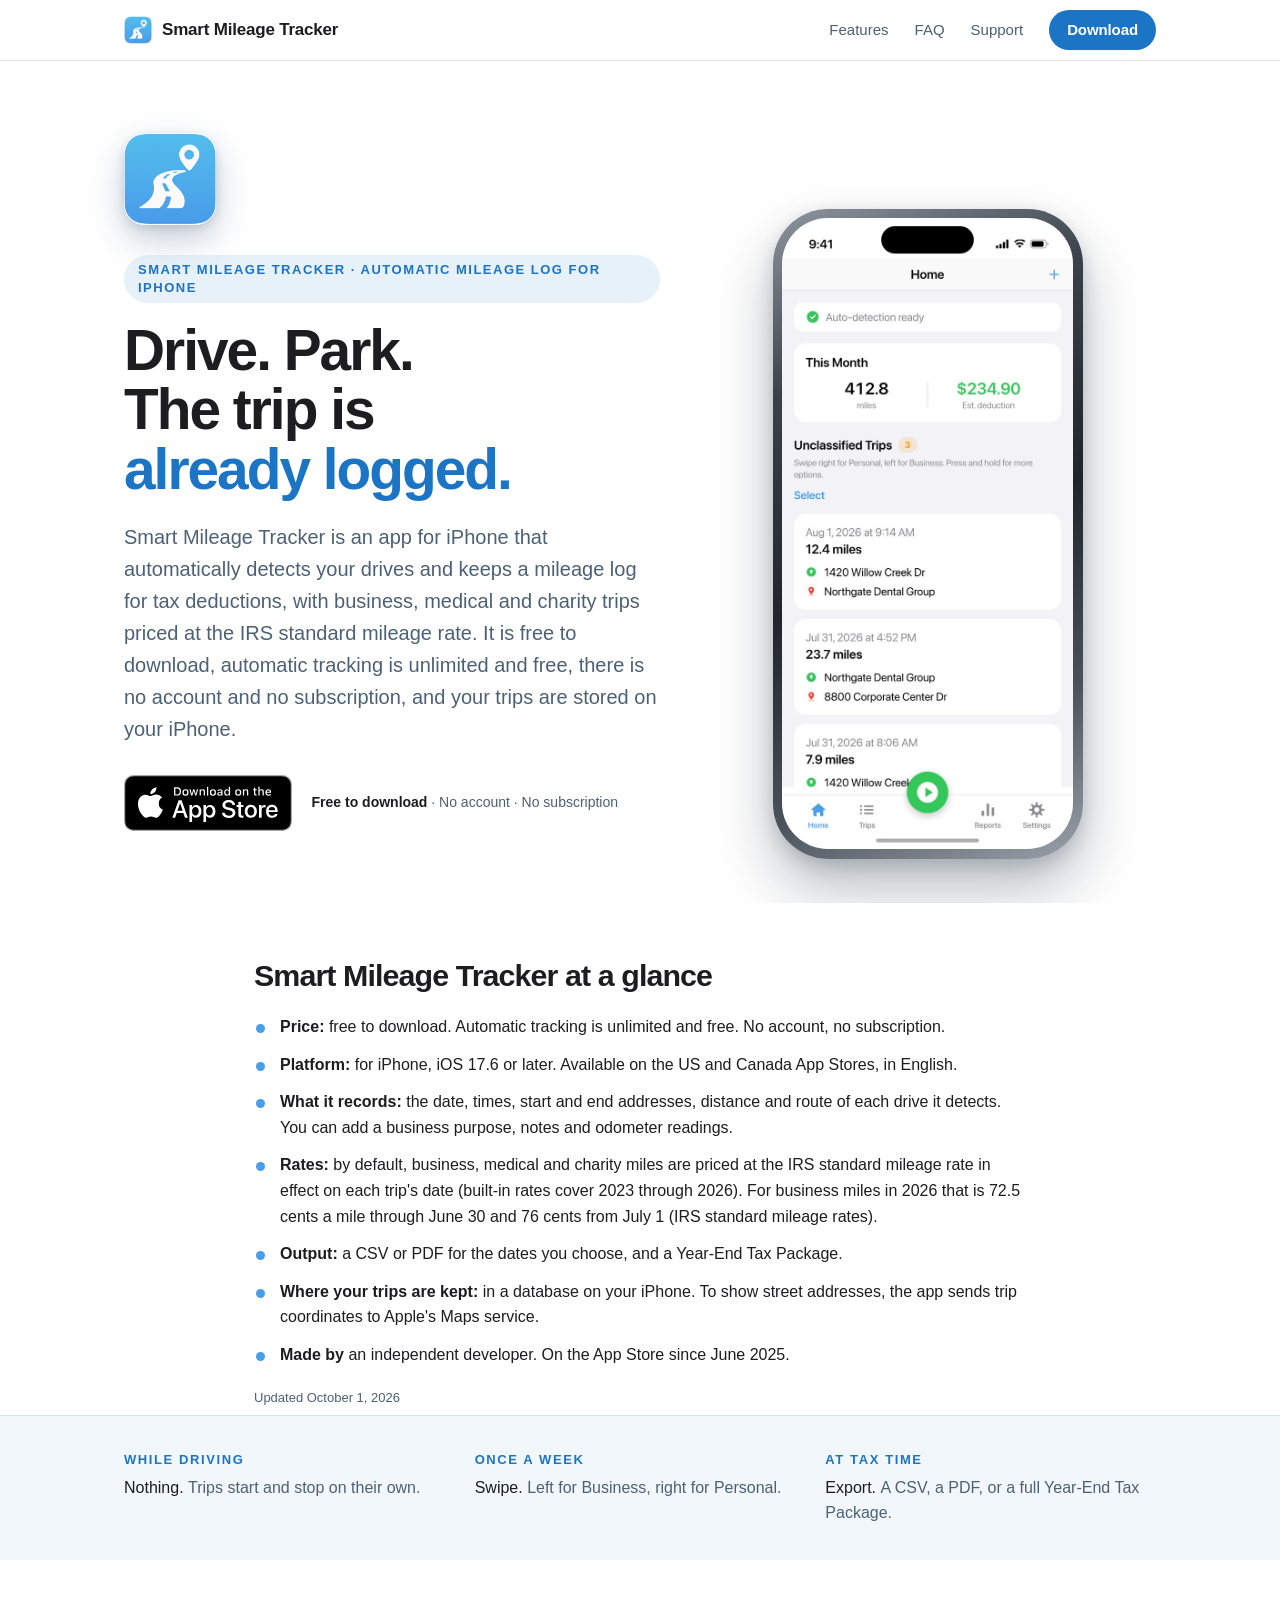
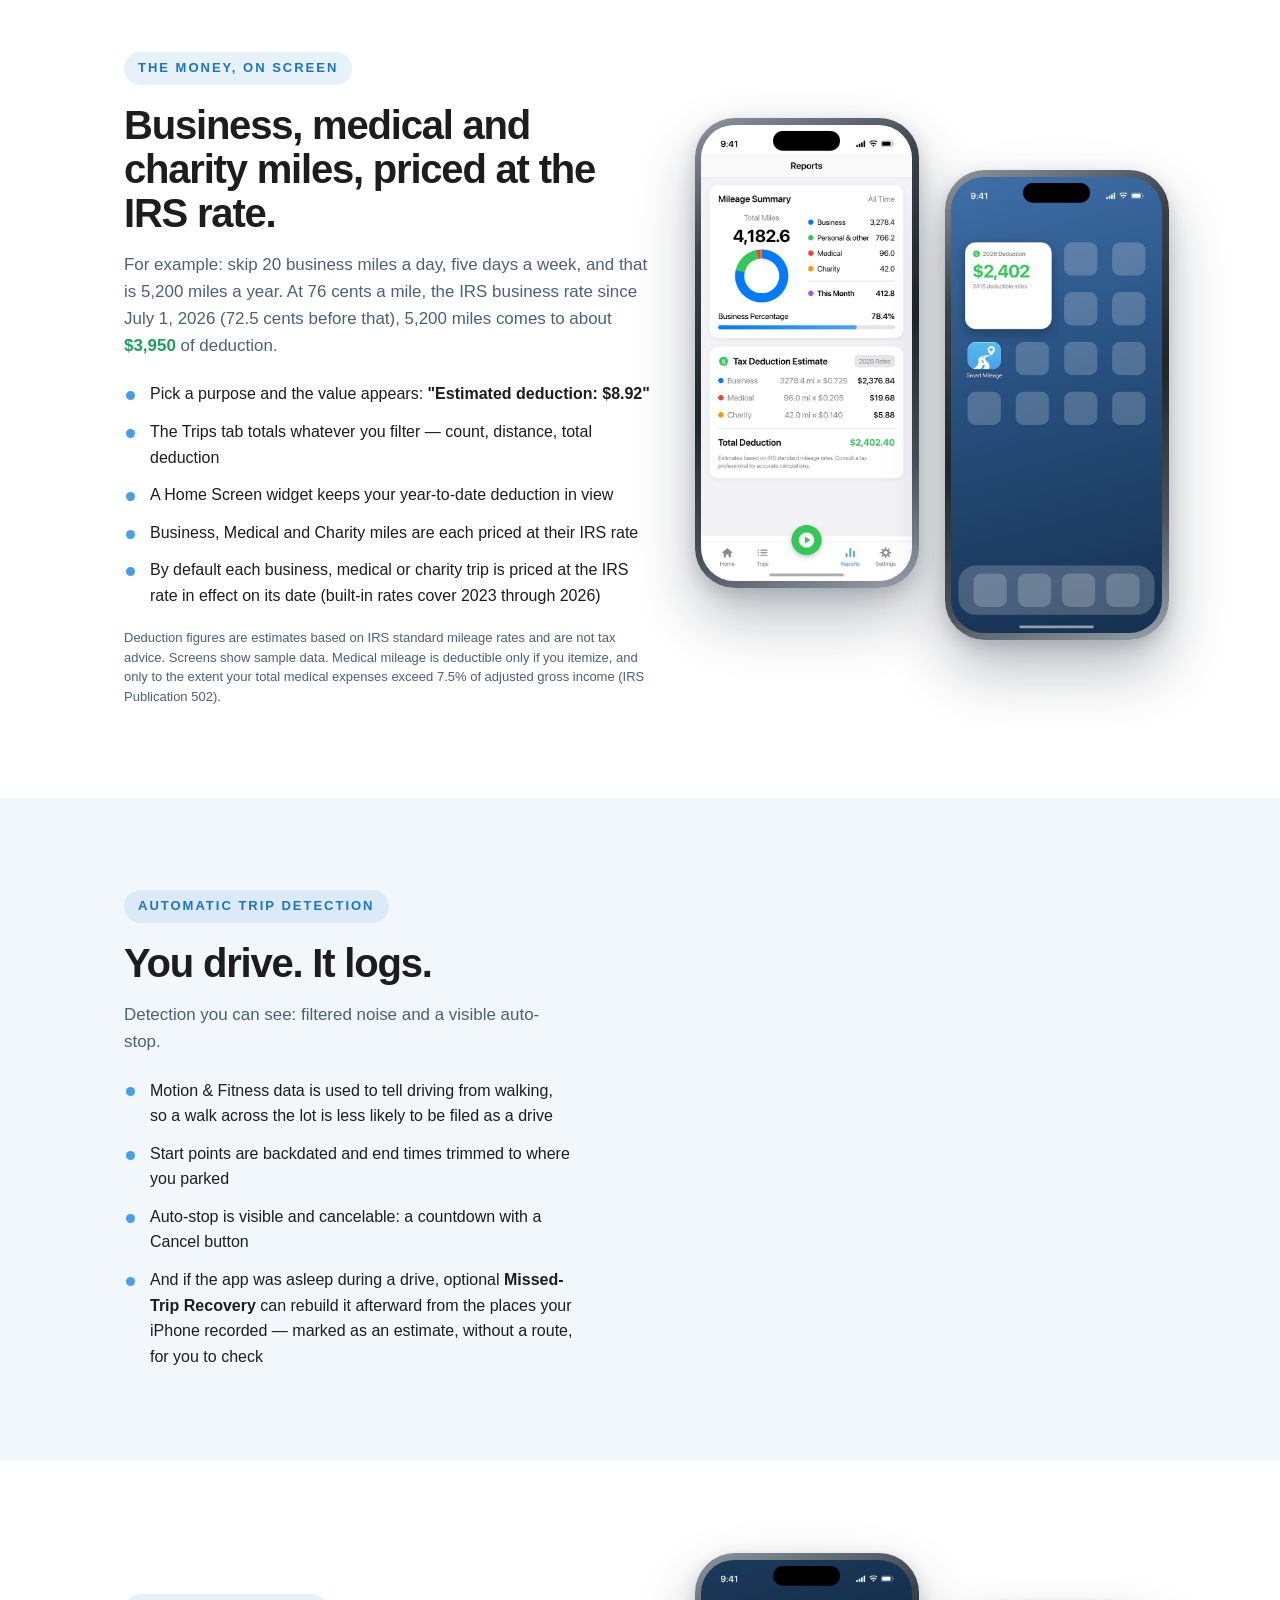
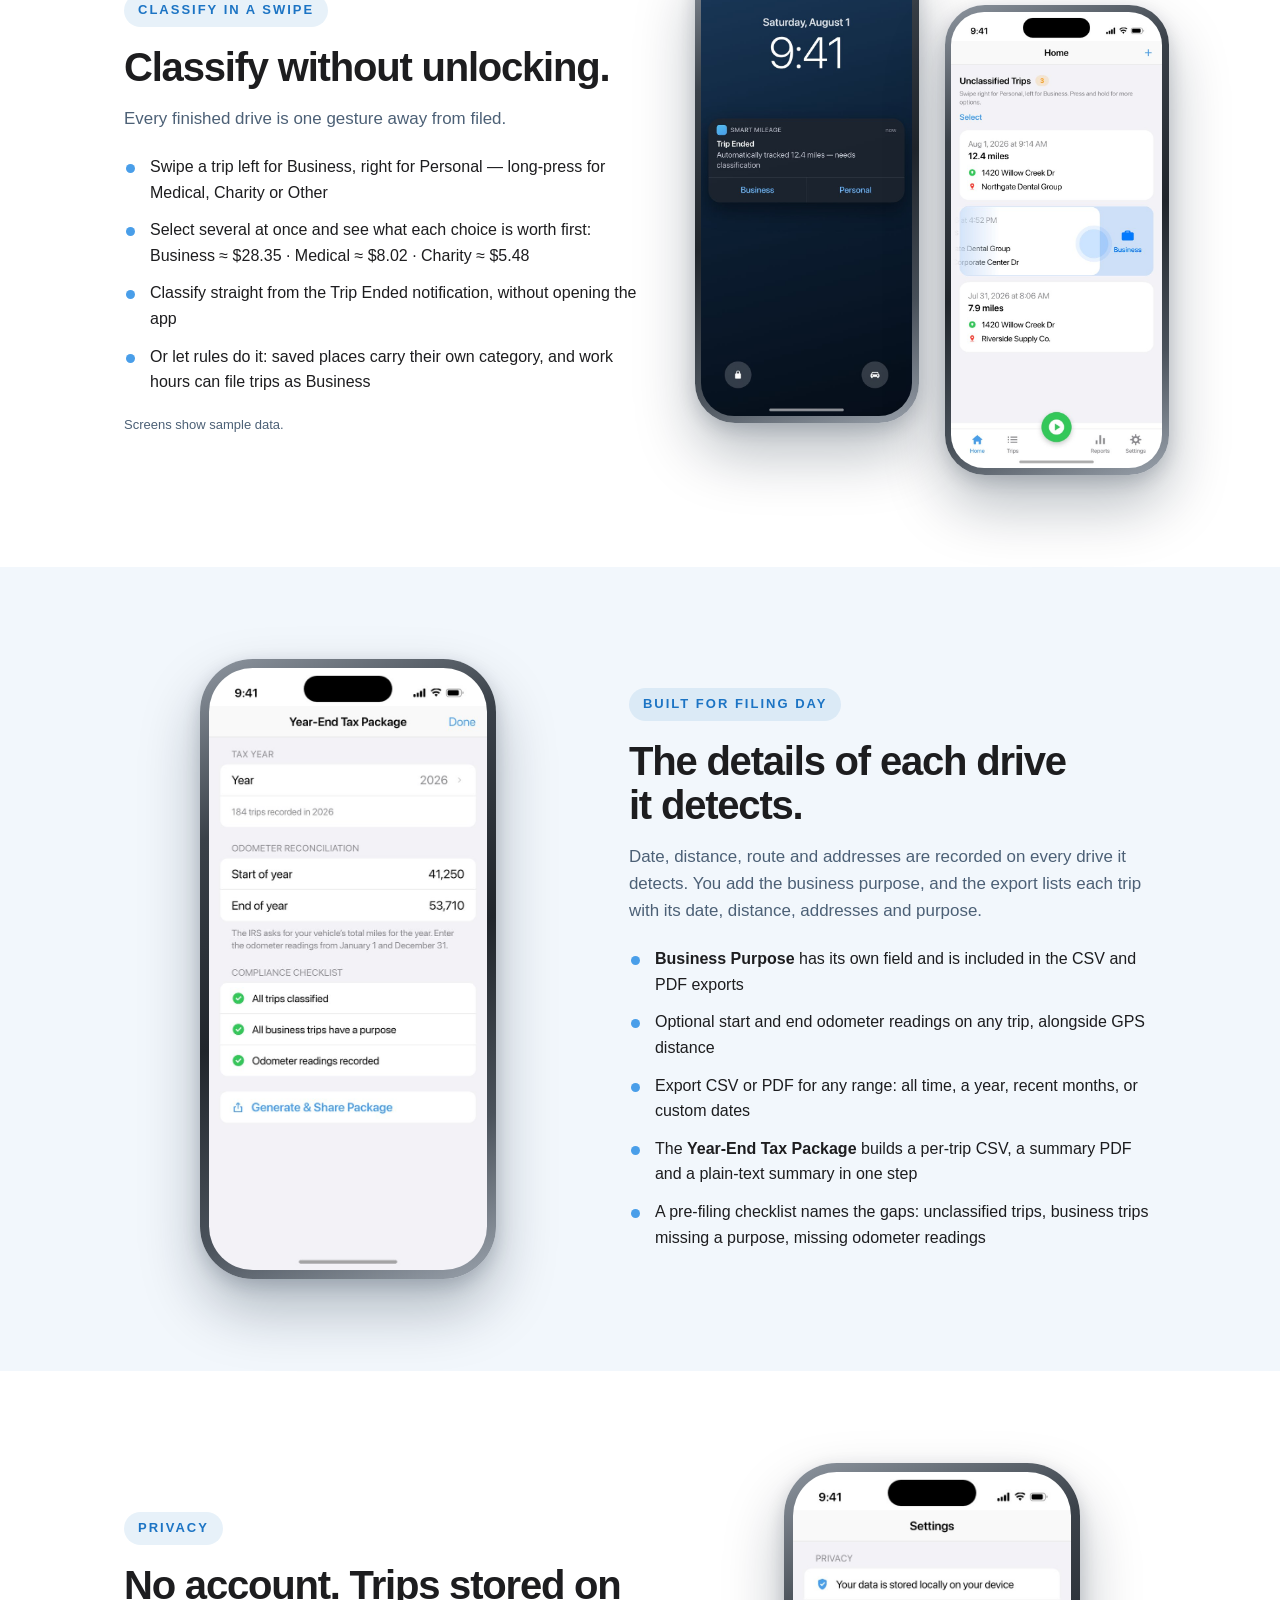
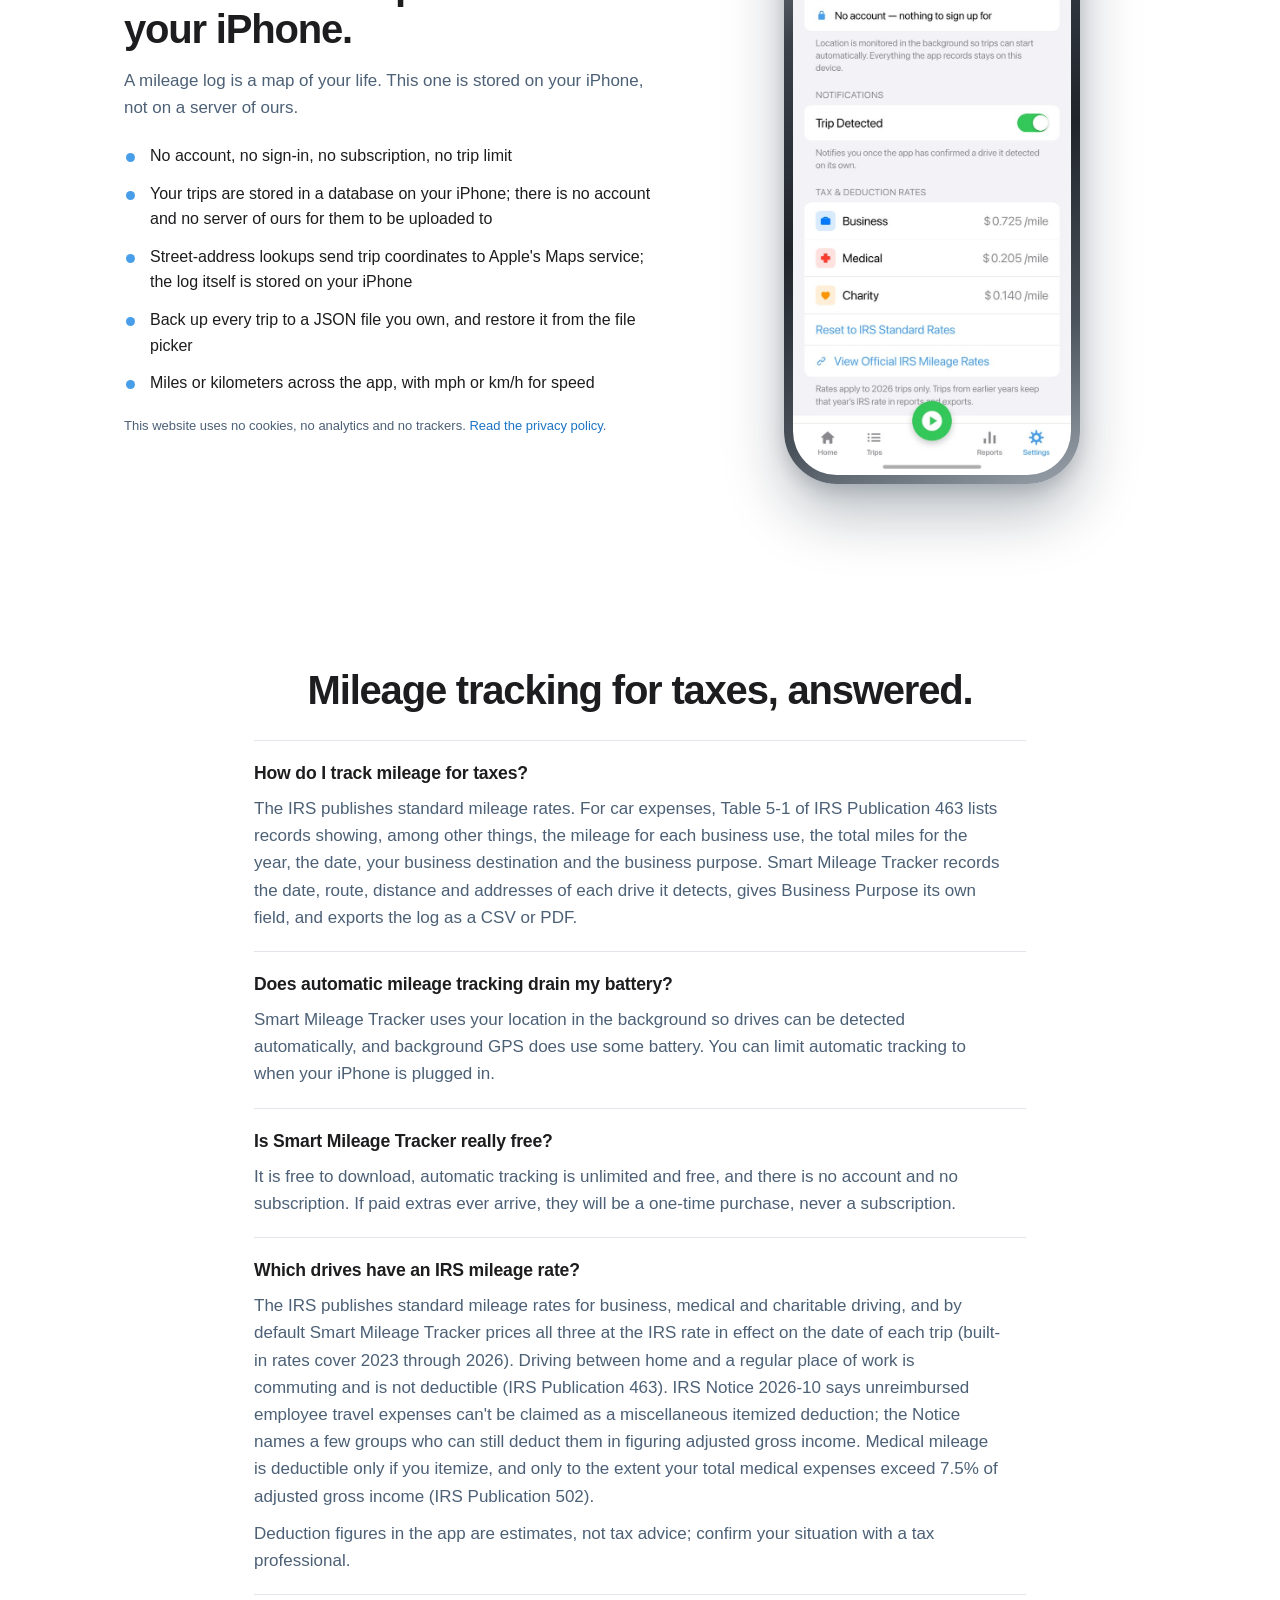
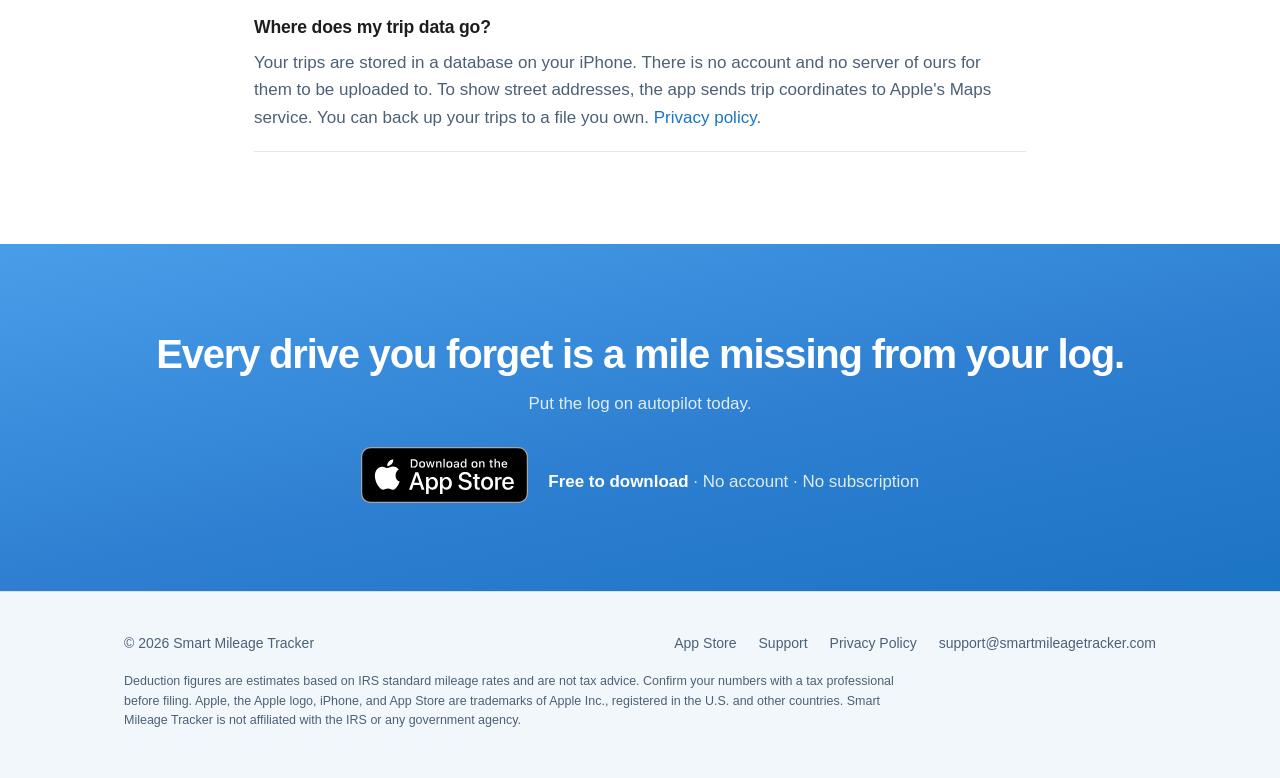
<file: index.html>
<!doctype html>
<html lang="en">
<head>
<meta charset="utf-8">
<meta name="viewport" content="width=device-width, initial-scale=1">
<meta name="google-site-verification" content="bySZZ0M2H8nDwD7vNO9EiUxfWnjcNh7bTZd1UdFx_oE">
<meta name="color-scheme" content="light">
<title>Smart Mileage Tracker — Automatic Mileage Log for Taxes (iPhone)</title>
<meta name="description" content="Smart Mileage Tracker is an app for iPhone that detects your drives and logs miles automatically for tax deductions. No account, no subscription.">
<link rel="canonical" href="https://smartmileagetracker.com/">
<meta name="theme-color" content="#499EE9">
<meta name="apple-itunes-app" content="app-id=6746294900">
<link rel="icon" type="image/png" sizes="32x32" href="/img/favicon-32.png">
<link rel="icon" type="image/png" sizes="16x16" href="/img/favicon-16.png">
<link rel="apple-touch-icon" href="/img/apple-touch-icon.png">
<meta property="og:type" content="website">
<meta property="og:site_name" content="Smart Mileage Tracker">
<meta property="og:url" content="https://smartmileagetracker.com/">
<meta property="og:title" content="Smart Mileage Tracker — Automatic Mileage Log for Taxes">
<meta property="og:description" content="Drive. Park. The trip is already logged. An app for iPhone that records your drives automatically and prices business, medical and charity trips at the IRS standard mileage rate.">
<meta property="og:image" content="https://smartmileagetracker.com/img/og.png">
<meta property="og:image:width" content="1200">
<meta property="og:image:height" content="630">
<meta property="og:image:alt" content="Smart Mileage Tracker, an automatic mileage log for iPhone">
<meta name="twitter:card" content="summary_large_image">
<meta name="twitter:title" content="Smart Mileage Tracker — Automatic Mileage Log for Taxes">
<meta name="twitter:description" content="Drive. Park. The trip is already logged. Free to download for iPhone. No account, no subscription.">
<meta name="twitter:image" content="https://smartmileagetracker.com/img/og.png">
<link rel="stylesheet" href="/css/site.css?v=2">
<script type="application/ld+json">
{
  "@context": "https://schema.org",
  "@type": "SoftwareApplication",
  "name": "Smart Mileage Tracker",
  "alternateName": "Smart Mileage",
  "operatingSystem": "iOS",
  "applicationCategory": "FinanceApplication",
  "url": "https://smartmileagetracker.com/",
  "installUrl": "https://apps.apple.com/app/id6746294900",
  "sameAs": ["https://apps.apple.com/app/id6746294900"],
  "image": "https://smartmileagetracker.com/img/og.png",
  "description": "An app for iPhone that detects drives automatically and logs mileage for tax deductions. No account, no subscription; trips are stored on the device.",
  "author": { "@type": "Organization", "name": "Smart Mileage Tracker" },
  "offers": { "@type": "Offer", "price": "0", "priceCurrency": "USD" }
}
</script>
<script type="application/ld+json">
{
  "@context": "https://schema.org",
  "@type": "FAQPage",
  "mainEntity": [
    {
      "@type": "Question",
      "name": "How do I track mileage for taxes?",
      "acceptedAnswer": { "@type": "Answer", "text": "The IRS publishes standard mileage rates. For car expenses, Table 5-1 of IRS Publication 463 lists records showing, among other things, the mileage for each business use, the total miles for the year, the date, your business destination and the business purpose. Smart Mileage Tracker records the date, route, distance and addresses of each drive it detects, gives Business Purpose its own field, and exports the log as a CSV or PDF." }
    },
    {
      "@type": "Question",
      "name": "Does automatic mileage tracking drain my battery?",
      "acceptedAnswer": { "@type": "Answer", "text": "Smart Mileage Tracker uses your location in the background so drives can be detected automatically, and background GPS does use some battery. You can limit automatic tracking to when your iPhone is plugged in." }
    },
    {
      "@type": "Question",
      "name": "Is Smart Mileage Tracker really free?",
      "acceptedAnswer": { "@type": "Answer", "text": "It is free to download, automatic tracking is unlimited and free, and there is no account and no subscription. If paid extras ever arrive, they will be a one-time purchase, never a subscription." }
    },
    {
      "@type": "Question",
      "name": "Which drives have an IRS mileage rate?",
      "acceptedAnswer": { "@type": "Answer", "text": "The IRS publishes standard mileage rates for business, medical and charitable driving, and by default Smart Mileage Tracker prices all three at the IRS rate in effect on the date of each trip (built-in rates cover 2023 through 2026). Driving between home and a regular place of work is commuting and is not deductible (IRS Publication 463). IRS Notice 2026-10 says unreimbursed employee travel expenses can't be claimed as a miscellaneous itemized deduction; the Notice names a few groups who can still deduct them in figuring adjusted gross income. Medical mileage is deductible only if you itemize, and only to the extent your total medical expenses exceed 7.5% of adjusted gross income (IRS Publication 502). Deduction figures in the app are estimates, not tax advice; confirm your situation with a tax professional." }
    },
    {
      "@type": "Question",
      "name": "Where does my trip data go?",
      "acceptedAnswer": { "@type": "Answer", "text": "Your trips are stored in a database on your iPhone. There is no account and no server of ours for them to be uploaded to. To show street addresses, the app sends trip coordinates to Apple's Maps service. You can back up your trips to a file you own." }
    }
  ]
}
</script>
<script type="application/ld+json">{"@context":"https://schema.org","@type":"WebPage","@id":"https://smartmileagetracker.com/#webpage","url":"https://smartmileagetracker.com/","name":"Smart Mileage Tracker","dateModified":"2026-10-01"}</script>
</head>
<body>
<a class="skip" href="#main">Skip to content</a>

<header class="site-head">
  <div class="wrap">
    <a class="brand" href="/">
      <img src="/img/favicon-32.png" alt="" width="32" height="32">
      Smart Mileage Tracker
    </a>
    <nav aria-label="Site">
      <a href="#features">Features</a>
      <a href="#faq">FAQ</a>
      <a href="/support/">Support</a>
      <a class="btn" href="https://apps.apple.com/app/id6746294900">Download</a>
    </nav>
  </div>
</header>

<main id="main">

  <section class="hero">
    <div class="wrap">
      <div class="hero-copy">
        <img class="app-icon" src="/img/app-icon.png" alt="Smart Mileage Tracker app icon" width="92" height="92">
        <h1><span class="kicker">Smart Mileage Tracker · automatic mileage log for iPhone</span> Drive. Park.<br> The trip is <span class="hl">already&nbsp;logged.</span></h1>
        <p class="lede">Smart Mileage Tracker is an app for iPhone that automatically detects your drives and keeps a mileage log for tax deductions, with business, medical and charity trips priced at the IRS standard mileage rate. It is free to download, automatic tracking is unlimited and free, there is no account and no subscription, and your trips are stored on your iPhone.</p>
        <div class="store-cta">
          <a class="badge" href="https://apps.apple.com/app/id6746294900">
            <img src="/img/badge-app-store.svg" alt="Download on the App Store" width="168" height="56">
          </a>
          <p class="microline"><b>Free to download</b> · No account · No subscription</p>
        </div>
      </div>
      <div class="f-shot">
        <figure class="device">
          <div class="screen-clip">
            <img src="/img/screens/home.jpg" alt="Smart Mileage Tracker home screen with unclassified trips ready to swipe" width="640" height="1387" fetchpriority="high">
          </div>
        </figure>
      </div>
    </div>
  </section>

  <section class="glance" id="facts">
    <div class="wrap">
      <h2>Smart Mileage Tracker at a glance</h2>
      <!-- FACT-CHECK id=S06 src=https://itunes.apple.com/lookup?id=6746294900 checked=2026-10-01 ver=2.8.1 -->
      <!-- FACT-CHECK id=A23 src=app:Smart%20Mileage%20Tracker/Managers/ExportManager.swift@556ba0e checked=2026-10-01 ver=2.8.1 -->
      <!-- RATE-CHECK id=T01 src=https://www.irs.gov/tax-professionals/standard-mileage-rates checked=2026-10-01 -->
      <ul class="bullets">
        <li><b>Price:</b> free to download. Automatic tracking is unlimited and free. No account, no subscription.</li>
        <li><b>Platform:</b> for iPhone, iOS 17.6 or later. Available on the US and Canada App Stores, in English.</li>
        <li><b>What it records:</b> the date, times, start and end addresses, distance and route of each drive it detects. You can add a business purpose, notes and odometer readings.</li>
        <li><b>Rates:</b> by default, business, medical and charity miles are priced at the IRS standard mileage rate in effect on each trip's date (built-in rates cover 2023 through 2026). For business miles in 2026 that is 72.5 cents a mile through June 30 and 76 cents from July 1 (IRS standard mileage rates).</li>
        <li><b>Output:</b> a CSV or PDF for the dates you choose, and a Year-End Tax Package.</li>
        <li><b>Where your trips are kept:</b> in a database on your iPhone. To show street addresses, the app sends trip coordinates to Apple's Maps service.</li>
        <li><b>Made by</b> an independent developer. On the App Store since June 2025.</li>
      </ul>
      <p class="fineprint">Updated October 1, 2026</p>
    </div>
  </section>

  <section class="strip" aria-label="How it works">
    <div class="wrap">
      <div class="step">
        <div class="step-k">While driving</div>
        <p>Nothing. <span>Trips start and stop on their own.</span></p>
      </div>
      <div class="step">
        <div class="step-k">Once a week</div>
        <p>Swipe. <span>Left for Business, right for Personal.</span></p>
      </div>
      <div class="step">
        <div class="step-k">At tax time</div>
        <p>Export. <span>A CSV, a PDF, or a full Year-End Tax Package.</span></p>
      </div>
    </div>
  </section>

  <section class="feature" id="features">
    <div class="wrap">
      <div class="f-copy">
        <span class="kicker">The money, on screen</span>
        <h2>Business, medical and charity miles, priced at the IRS&nbsp;rate.</h2>
        <!-- RATE-CHECK id=T01 src=https://www.irs.gov/tax-professionals/standard-mileage-rates checked=2026-10-01 -->
        <p class="f-lede">For example: skip 20 business miles a day, five days a week, and that is 5,200 miles a year. At 76 cents a mile, the IRS business rate since July 1, 2026 (72.5 cents before that), 5,200 miles comes to about <span class="money-figure">$3,950</span> of deduction.</p>
        <!-- FACT-CHECK id=A20 src=app:Smart%20Mileage%20Tracker/Managers/Tracking%20Manager/Tracking%20Manager.swift@556ba0e checked=2026-10-01 ver=2.8.1 -->
        <ul class="bullets">
          <li>Pick a purpose and the value appears: <b>"Estimated deduction: $8.92"</b></li>
          <li>The Trips tab totals whatever you filter — count, distance, total deduction</li>
          <li>A Home Screen widget keeps your year-to-date deduction in view</li>
          <li>Business, Medical and Charity miles are each priced at their IRS rate</li>
          <li>By default each business, medical or charity trip is priced at the IRS rate in effect on its date (built-in rates cover 2023 through 2026)</li>
        </ul>
        <p class="fineprint">Deduction figures are estimates based on IRS standard mileage rates and are not tax advice. Screens show sample data. Medical mileage is deductible only if you itemize, and only to the extent your total medical expenses exceed 7.5% of adjusted gross income (IRS Publication 502).</p>
      </div>
      <div class="f-shot">
        <div class="device-pair">
          <figure class="device sm">
            <div class="screen-clip">
              <img src="/img/screens/reports.jpg" alt="Reports screen" width="640" height="1387" loading="lazy">
            </div>
          </figure>
          <figure class="device sm">
            <div class="screen-clip">
              <img src="/img/screens/widget.jpg" alt="iPhone Home Screen widget showing a running year-to-date deduction total" width="640" height="1387" loading="lazy">
            </div>
          </figure>
        </div>
      </div>
    </div>
  </section>

  <section class="feature band rev">
    <div class="wrap">
      <div class="f-copy">
        <span class="kicker">Automatic trip detection</span>
        <h2>You drive. It&nbsp;logs.</h2>
        <p class="f-lede">Detection you can see: filtered noise and a visible auto-stop.</p>
        <ul class="bullets">
          <li>Motion &amp; Fitness data is used to tell driving from walking, so a walk across the lot is less likely to be filed as a drive</li>
          <li>Start points are backdated and end times trimmed to where you parked</li>
          <li>Auto-stop is visible and cancelable: a countdown with a Cancel button</li>
          <li>And if the app was asleep during a drive, optional <b>Missed-Trip Recovery</b> can rebuild it afterward from the places your iPhone recorded — marked as an estimate, without a route, for you to check</li>
        </ul>
      </div>
    </div>
  </section>

  <section class="feature">
    <div class="wrap">
      <div class="f-copy">
        <span class="kicker">Classify in a swipe</span>
        <h2>Classify without unlocking.</h2>
        <p class="f-lede">Every finished drive is one gesture away from filed.</p>
        <!-- FACT-CHECK id=A14 src=app:Smart%20Mileage%20Tracker/Views/UnclassifiedTripsView.swift@556ba0e checked=2026-10-01 ver=2.8.1 -->
        <ul class="bullets">
          <li>Swipe a trip left for Business, right for Personal — long-press for Medical, Charity or Other</li>
          <li>Select several at once and see what each choice is worth first: Business ≈ $28.35 · Medical ≈ $8.02 · Charity ≈ $5.48</li>
          <li>Classify straight from the Trip Ended notification, without opening the app</li>
          <li>Or let rules do it: saved places carry their own category, and work hours can file trips as Business</li>
        </ul>
        <p class="fineprint">Screens show sample data.</p>
      </div>
      <div class="f-shot">
        <div class="device-pair">
          <figure class="device sm">
            <div class="screen-clip">
              <img src="/img/screens/notification.jpg" alt="Lock Screen notification for a finished trip with Business and Personal buttons built in" width="640" height="1387" loading="lazy">
            </div>
          </figure>
          <figure class="device sm">
            <div class="screen-clip">
              <img src="/img/screens/swipe.jpg" alt="Trip list with a card mid-swipe toward Business classification" width="640" height="1387" loading="lazy">
            </div>
          </figure>
        </div>
      </div>
    </div>
  </section>

  <section class="feature band rev">
    <div class="wrap">
      <div class="f-copy">
        <span class="kicker">Built for filing day</span>
        <h2>The details of each drive it&nbsp;detects.</h2>
        <p class="f-lede">Date, distance, route and addresses are recorded on every drive it detects. You add the business purpose, and the export lists each trip with its date, distance, addresses and purpose.</p>
        <!-- FACT-CHECK id=A23 src=app:Smart%20Mileage%20Tracker/Managers/ExportManager.swift@556ba0e checked=2026-10-01 ver=2.8.1 -->
        <ul class="bullets">
          <li><b>Business Purpose</b> has its own field and is included in the CSV and PDF exports</li>
          <li>Optional start and end odometer readings on any trip, alongside GPS distance</li>
          <li>Export CSV or PDF for any range: all time, a year, recent months, or custom dates</li>
          <li>The <b>Year-End Tax Package</b> builds a per-trip CSV, a summary PDF and a plain-text summary in one step</li>
          <li>A pre-filing checklist names the gaps: unclassified trips, business trips missing a purpose, missing odometer readings</li>
        </ul>
      </div>
      <div class="f-shot">
        <figure class="device">
          <div class="screen-clip">
            <img src="/img/screens/yearend.jpg" alt="Year-End Tax Package screen with odometer fields and a checklist" width="640" height="1387" loading="lazy">
          </div>
        </figure>
      </div>
    </div>
  </section>

  <section class="feature">
    <div class="wrap">
      <div class="f-copy">
        <span class="kicker">Privacy</span>
        <h2>No account. Trips stored on your&nbsp;iPhone.</h2>
        <p class="f-lede">A mileage log is a map of your life. This one is stored on your iPhone, not on a server of ours.</p>
        <ul class="bullets">
          <li>No account, no sign-in, no subscription, no trip limit</li>
          <li>Your trips are stored in a database on your iPhone; there is no account and no server of ours for them to be uploaded to</li>
          <li>Street-address lookups send trip coordinates to Apple's Maps service; the log itself is stored on your iPhone</li>
          <li>Back up every trip to a JSON file you own, and restore it from the file picker</li>
          <li>Miles or kilometers across the app, with mph or km/h for speed</li>
        </ul>
        <p class="fineprint">This website uses no cookies, no analytics and no trackers. <a href="/privacy/">Read the privacy policy</a>.</p>
      </div>
      <div class="f-shot">
        <figure class="device">
          <div class="screen-clip">
            <img src="/img/screens/privacy.jpg" alt="Settings screen" width="640" height="1387" loading="lazy">
          </div>
        </figure>
      </div>
    </div>
  </section>

  <section class="faq" id="faq">
    <div class="wrap">
      <h2>Mileage tracking for taxes, answered.</h2>
      <!-- RATE-CHECK id=T05 src=https://www.irs.gov/publications/p463 checked=2026-10-01 -->
      <!-- FACT-CHECK id=A20 src=app:Smart%20Mileage%20Tracker/Managers/Tracking%20Manager/Tracking%20Manager.swift@556ba0e checked=2026-10-01 ver=2.8.1 -->
      <div class="qa">
        <div><h3>How do I track mileage for taxes?</h3><p>The IRS publishes standard mileage rates. For car expenses, Table 5-1 of IRS Publication 463 lists records showing, among other things, the mileage for each business use, the total miles for the year, the date, your business destination and the business purpose. Smart Mileage Tracker records the date, route, distance and addresses of each drive it detects, gives Business Purpose its own field, and exports the log as a CSV or PDF.</p></div>
        <div><h3>Does automatic mileage tracking drain my battery?</h3><p>Smart Mileage Tracker uses your location in the background so drives can be detected automatically, and background GPS does use some battery. You can limit automatic tracking to when your iPhone is plugged in.</p></div>
        <div><h3>Is Smart Mileage Tracker really free?</h3><p>It is free to download, automatic tracking is unlimited and free, and there is no account and no subscription. If paid extras ever arrive, they will be a one-time purchase, never a subscription.</p></div>
        <div><h3>Which drives have an IRS mileage rate?</h3><p>The IRS publishes standard mileage rates for business, medical and charitable driving, and by default Smart Mileage Tracker prices all three at the IRS rate in effect on the date of each trip (built-in rates cover 2023 through 2026). Driving between home and a regular place of work is commuting and is not deductible (IRS Publication 463). IRS Notice 2026-10 says unreimbursed employee travel expenses can't be claimed as a miscellaneous itemized deduction; the Notice names a few groups who can still deduct them in figuring adjusted gross income. Medical mileage is deductible only if you itemize, and only to the extent your total medical expenses exceed 7.5% of adjusted gross income (IRS Publication 502).</p><p>Deduction figures in the app are estimates, not tax advice; confirm your situation with a tax professional.</p></div>
        <div><h3>Where does my trip data go?</h3><p>Your trips are stored in a database on your iPhone. There is no account and no server of ours for them to be uploaded to. To show street addresses, the app sends trip coordinates to Apple's Maps service. You can back up your trips to a file you own. <a href="/privacy/">Privacy policy</a>.</p></div>
      </div>
    </div>
  </section>

  <section class="cta-final">
    <div class="wrap">
      <h2>Every drive you forget is a mile missing from your&nbsp;log.</h2>
      <p>Put the log on autopilot today.</p>
      <div class="store-cta">
        <a class="badge" href="https://apps.apple.com/app/id6746294900">
          <img src="/img/badge-app-store.svg" alt="Download on the App Store" width="168" height="56">
        </a>
        <p class="microline"><b>Free to download</b> · No account · No subscription</p>
      </div>
    </div>
  </section>

</main>

<footer class="site-foot">
  <div class="wrap">
    <div class="foot-row">
      <span>© 2026 Smart Mileage Tracker</span>
      <nav aria-label="Footer">
        <a href="https://apps.apple.com/app/id6746294900">App Store</a>
        <a href="/support/">Support</a>
        <a href="/privacy/">Privacy Policy</a>
        <a href="mailto:support@smartmileagetracker.com">support@smartmileagetracker.com</a>
      </nav>
    </div>
    <p class="foot-legal">Deduction figures are estimates based on IRS standard mileage rates and are not tax advice. Confirm your numbers with a tax professional before filing. Apple, the Apple logo, iPhone, and App Store are trademarks of Apple Inc., registered in the U.S. and other countries. Smart Mileage Tracker is not affiliated with the IRS or any government agency.</p>
  </div>
</footer>

</body>
</html>
</file>
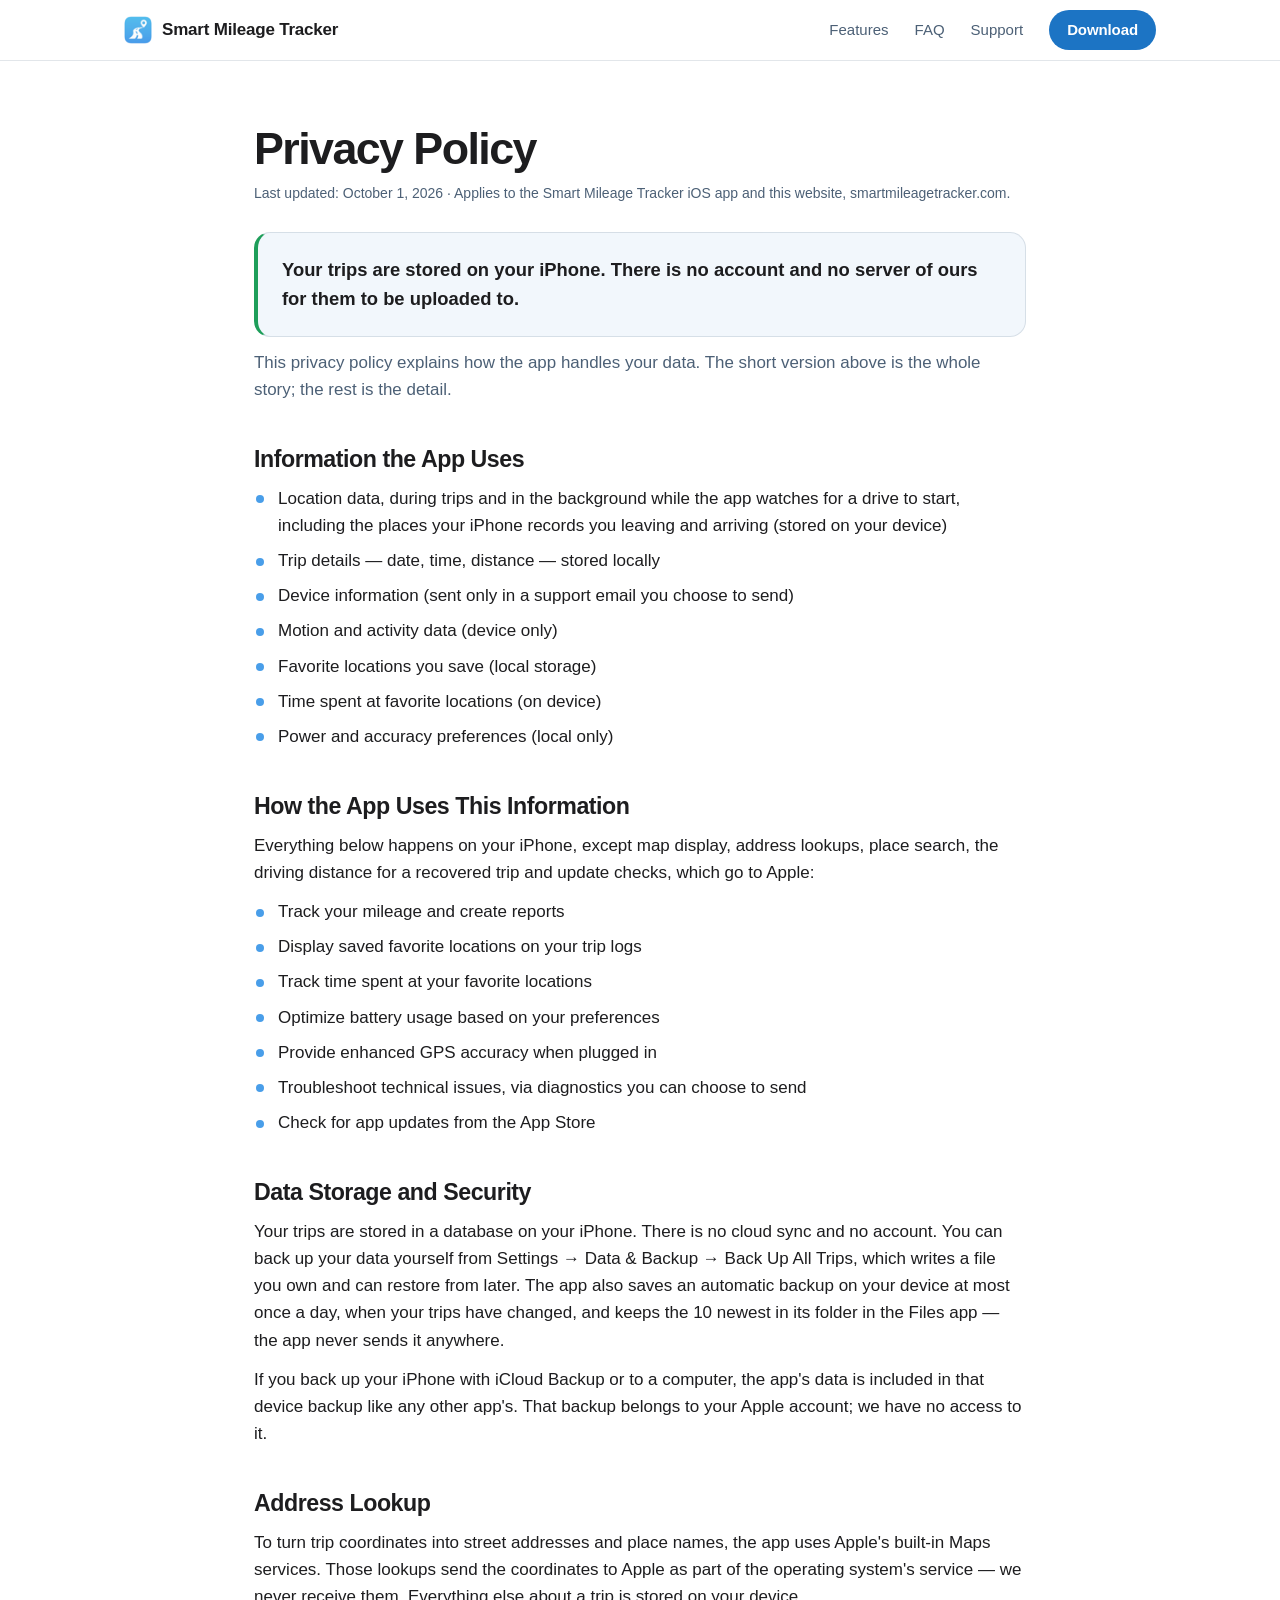
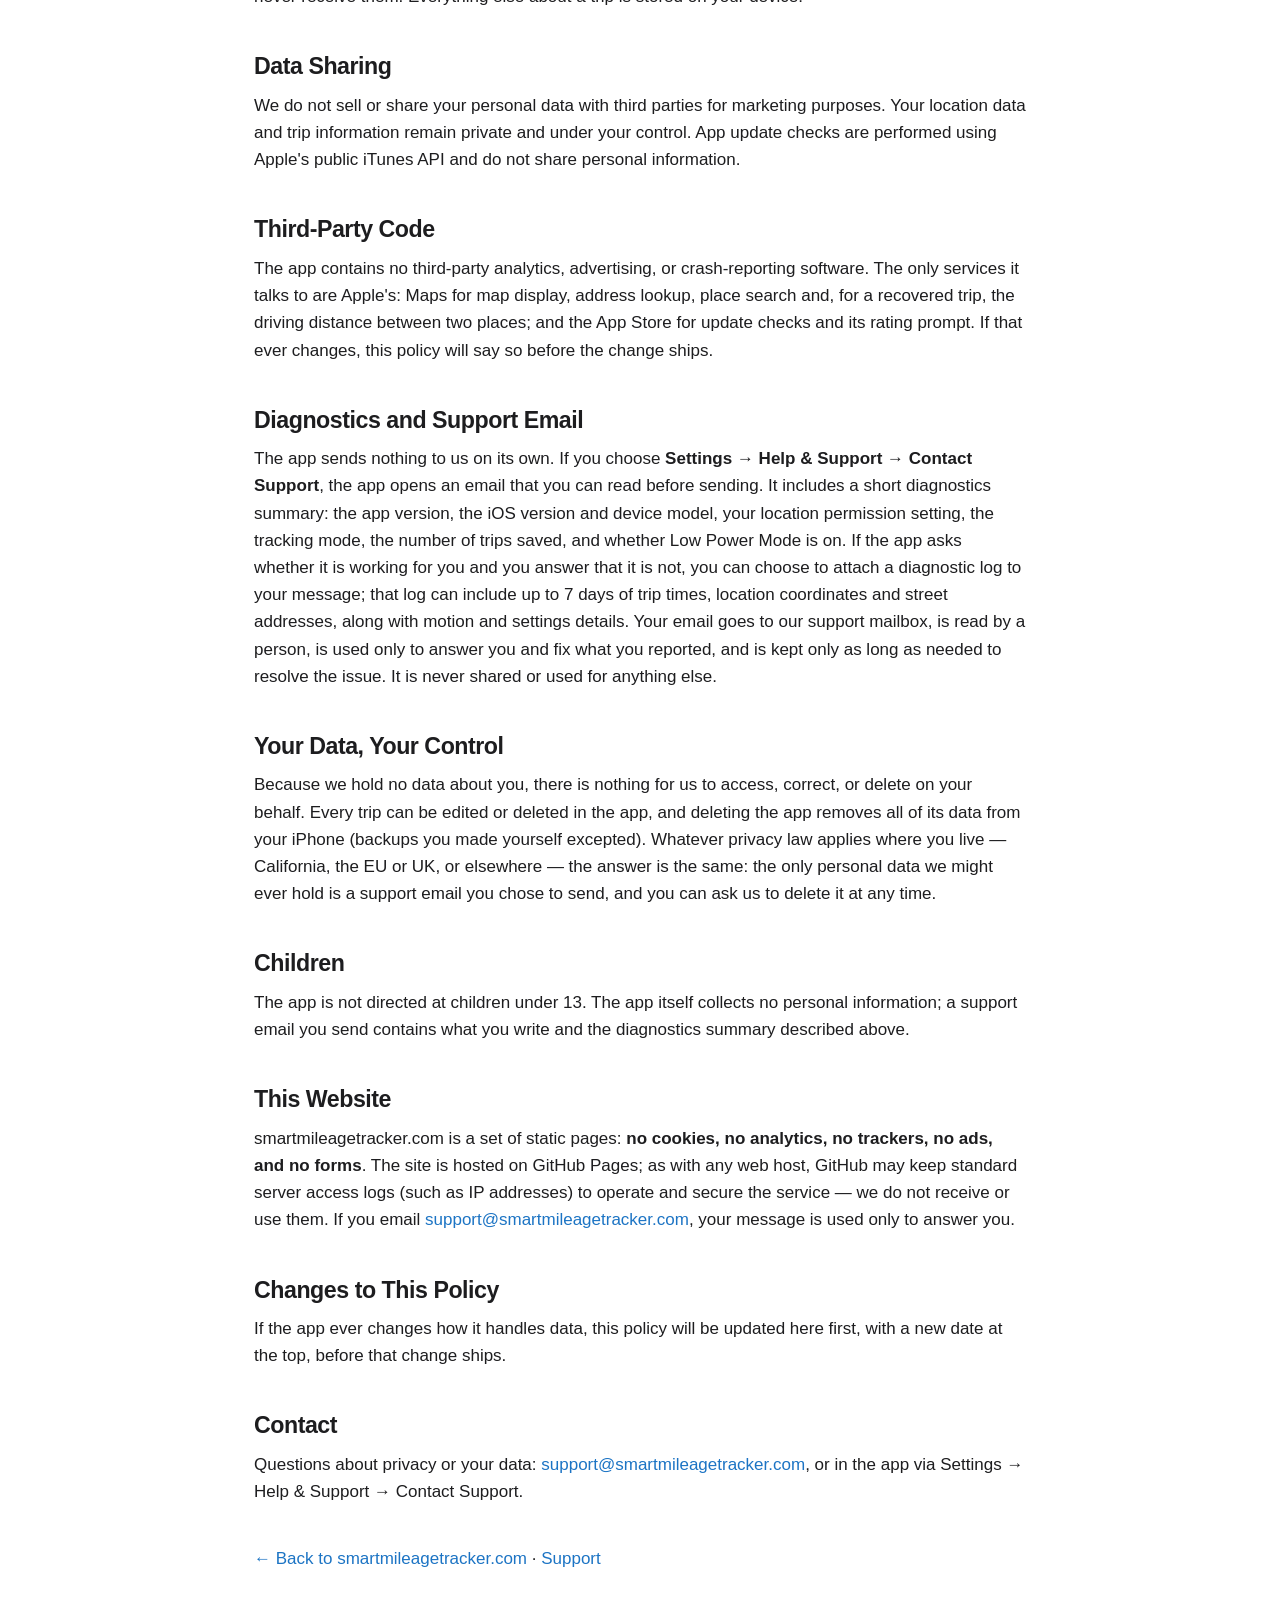
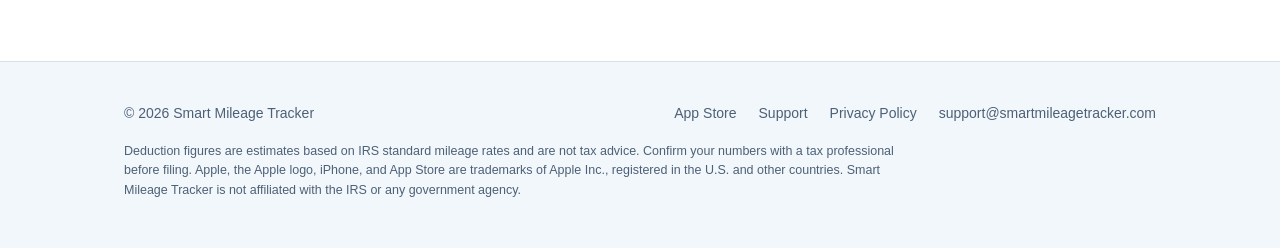
<file: privacy/index.html>
<!doctype html>
<html lang="en">
<head>
<meta charset="utf-8">
<meta name="viewport" content="width=device-width, initial-scale=1">
<meta name="color-scheme" content="light">
<title>Privacy Policy — Smart Mileage Tracker</title>
<meta name="description" content="Smart Mileage Tracker stores your trips on your device. No account, no cloud sync, no trackers — in the app or on this website.">
<link rel="canonical" href="https://smartmileagetracker.com/privacy/">
<meta name="theme-color" content="#499EE9">
<meta name="apple-itunes-app" content="app-id=6746294900">
<link rel="icon" type="image/png" sizes="32x32" href="/img/favicon-32.png">
<link rel="icon" type="image/png" sizes="16x16" href="/img/favicon-16.png">
<link rel="apple-touch-icon" href="/img/apple-touch-icon.png">
<meta property="og:type" content="article">
<meta property="og:site_name" content="Smart Mileage Tracker">
<meta property="og:url" content="https://smartmileagetracker.com/privacy/">
<meta property="og:title" content="Privacy Policy — Smart Mileage Tracker">
<meta property="og:description" content="Your trips are stored on your device. No account, no cloud sync, no trackers — in the app or on this website.">
<meta property="og:image" content="https://smartmileagetracker.com/img/og.png">
<meta property="og:image:width" content="1200">
<meta property="og:image:height" content="630">
<meta name="twitter:card" content="summary_large_image">
<link rel="stylesheet" href="/css/site.css?v=2">
<script type="application/ld+json">{"@context":"https://schema.org","@type":"WebPage","url":"https://smartmileagetracker.com/privacy/","name":"Privacy Policy","dateModified":"2026-10-01"}</script>
</head>
<body>
<a class="skip" href="#main">Skip to content</a>

<header class="site-head">
  <div class="wrap">
    <a class="brand" href="/">
      <img src="/img/favicon-32.png" alt="" width="32" height="32">
      Smart Mileage Tracker
    </a>
    <nav aria-label="Site">
      <a href="/#features">Features</a>
      <a href="/#faq">FAQ</a>
      <a href="/support/">Support</a>
      <a class="btn" href="https://apps.apple.com/app/id6746294900">Download</a>
    </nav>
  </div>
</header>

<main id="main" class="page">
  <div class="wrap">
    <h1>Privacy Policy</h1>
    <p class="updated">Last updated: October 1, 2026 · Applies to the Smart Mileage Tracker iOS app and this website, smartmileagetracker.com.</p>

    <div class="callout keyfact">
      <p class="big">Your trips are stored on your iPhone. There is no account and no server of ours for them to be uploaded to.</p>
    </div>

    <p class="intro">This privacy policy explains how the app handles your data. The short version above is the whole story; the rest is the detail.</p>

    <h2>Information the App Uses</h2>
    <ul class="plain">
      <li>Location data, during trips and in the background while the app watches for a drive to start, including the places your iPhone records you leaving and arriving (stored on your device)</li>
      <li>Trip details — date, time, distance — stored locally</li>
      <li>Device information (sent only in a support email you choose to send)</li>
      <li>Motion and activity data (device only)</li>
      <li>Favorite locations you save (local storage)</li>
      <li>Time spent at favorite locations (on device)</li>
      <li>Power and accuracy preferences (local only)</li>
    </ul>

    <h2>How the App Uses This Information</h2>
    <p>Everything below happens on your iPhone, except map display, address lookups, place search, the driving distance for a recovered trip and update checks, which go to Apple:</p>
    <ul class="plain">
      <li>Track your mileage and create reports</li>
      <li>Display saved favorite locations on your trip logs</li>
      <li>Track time spent at your favorite locations</li>
      <li>Optimize battery usage based on your preferences</li>
      <li>Provide enhanced GPS accuracy when plugged in</li>
      <li>Troubleshoot technical issues, via diagnostics you can choose to send</li>
      <li>Check for app updates from the App Store</li>
    </ul>

    <h2>Data Storage and Security</h2>
    <p>Your trips are stored in a database on your iPhone. There is no cloud sync and no account. You can back up your data yourself from Settings → Data &amp; Backup → Back Up All Trips, which writes a file you own and can restore from later. The app also saves an automatic backup on your device at most once a day, when your trips have changed, and keeps the 10 newest in its folder in the Files app — the app never sends it anywhere.</p>
    <p>If you back up your iPhone with iCloud Backup or to a computer, the app's data is included in that device backup like any other app's. That backup belongs to your Apple account; we have no access to it.</p>

    <h2>Address Lookup</h2>
    <p>To turn trip coordinates into street addresses and place names, the app uses Apple's built-in Maps services. Those lookups send the coordinates to Apple as part of the operating system's service — we never receive them. Everything else about a trip is stored on your device.</p>

    <h2>Data Sharing</h2>
    <p>We do not sell or share your personal data with third parties for marketing purposes. Your location data and trip information remain private and under your control. App update checks are performed using Apple's public iTunes API and do not share personal information.</p>

    <h2>Third-Party Code</h2>
    <p>The app contains no third-party analytics, advertising, or crash-reporting software. The only services it talks to are Apple's: Maps for map display, address lookup, place search and, for a recovered trip, the driving distance between two places; and the App Store for update checks and its rating prompt. If that ever changes, this policy will say so before the change ships.</p>

    <h2>Diagnostics and Support Email</h2>
    <p>The app sends nothing to us on its own. If you choose <b>Settings → Help &amp; Support → Contact Support</b>, the app opens an email that you can read before sending. It includes a short diagnostics summary: the app version, the iOS version and device model, your location permission setting, the tracking mode, the number of trips saved, and whether Low Power Mode is on. If the app asks whether it is working for you and you answer that it is not, you can choose to attach a diagnostic log to your message; that log can include up to 7 days of trip times, location coordinates and street addresses, along with motion and settings details. Your email goes to our support mailbox, is read by a person, is used only to answer you and fix what you reported, and is kept only as long as needed to resolve the issue. It is never shared or used for anything else.</p>

    <h2>Your Data, Your Control</h2>
    <p>Because we hold no data about you, there is nothing for us to access, correct, or delete on your behalf. Every trip can be edited or deleted in the app, and deleting the app removes all of its data from your iPhone (backups you made yourself excepted). Whatever privacy law applies where you live — California, the EU or UK, or elsewhere — the answer is the same: the only personal data we might ever hold is a support email you chose to send, and you can ask us to delete it at any time.</p>

    <h2>Children</h2>
    <p>The app is not directed at children under 13. The app itself collects no personal information; a support email you send contains what you write and the diagnostics summary described above.</p>

    <h2>This Website</h2>
    <p>smartmileagetracker.com is a set of static pages: <b>no cookies, no analytics, no trackers, no ads, and no forms</b>. The site is hosted on GitHub Pages; as with any web host, GitHub may keep standard server access logs (such as IP addresses) to operate and secure the service — we do not receive or use them. If you email <a href="mailto:support@smartmileagetracker.com">support@smartmileagetracker.com</a>, your message is used only to answer you.</p>

    <h2>Changes to This Policy</h2>
    <p>If the app ever changes how it handles data, this policy will be updated here first, with a new date at the top, before that change ships.</p>

    <h2>Contact</h2>
    <p>Questions about privacy or your data: <a href="mailto:support@smartmileagetracker.com">support@smartmileagetracker.com</a>, or in the app via Settings → Help &amp; Support → Contact Support.</p>

    <p style="margin-top:40px"><a href="/">← Back to smartmileagetracker.com</a> · <a href="/support/">Support</a></p>
  </div>
</main>

<footer class="site-foot">
  <div class="wrap">
    <div class="foot-row">
      <span>© 2026 Smart Mileage Tracker</span>
      <nav aria-label="Footer">
        <a href="https://apps.apple.com/app/id6746294900">App Store</a>
        <a href="/support/">Support</a>
        <a href="/privacy/">Privacy Policy</a>
        <a href="mailto:support@smartmileagetracker.com">support@smartmileagetracker.com</a>
      </nav>
    </div>
    <p class="foot-legal">Deduction figures are estimates based on IRS standard mileage rates and are not tax advice. Confirm your numbers with a tax professional before filing. Apple, the Apple logo, iPhone, and App Store are trademarks of Apple Inc., registered in the U.S. and other countries. Smart Mileage Tracker is not affiliated with the IRS or any government agency.</p>
  </div>
</footer>

</body>
</html>
</file>
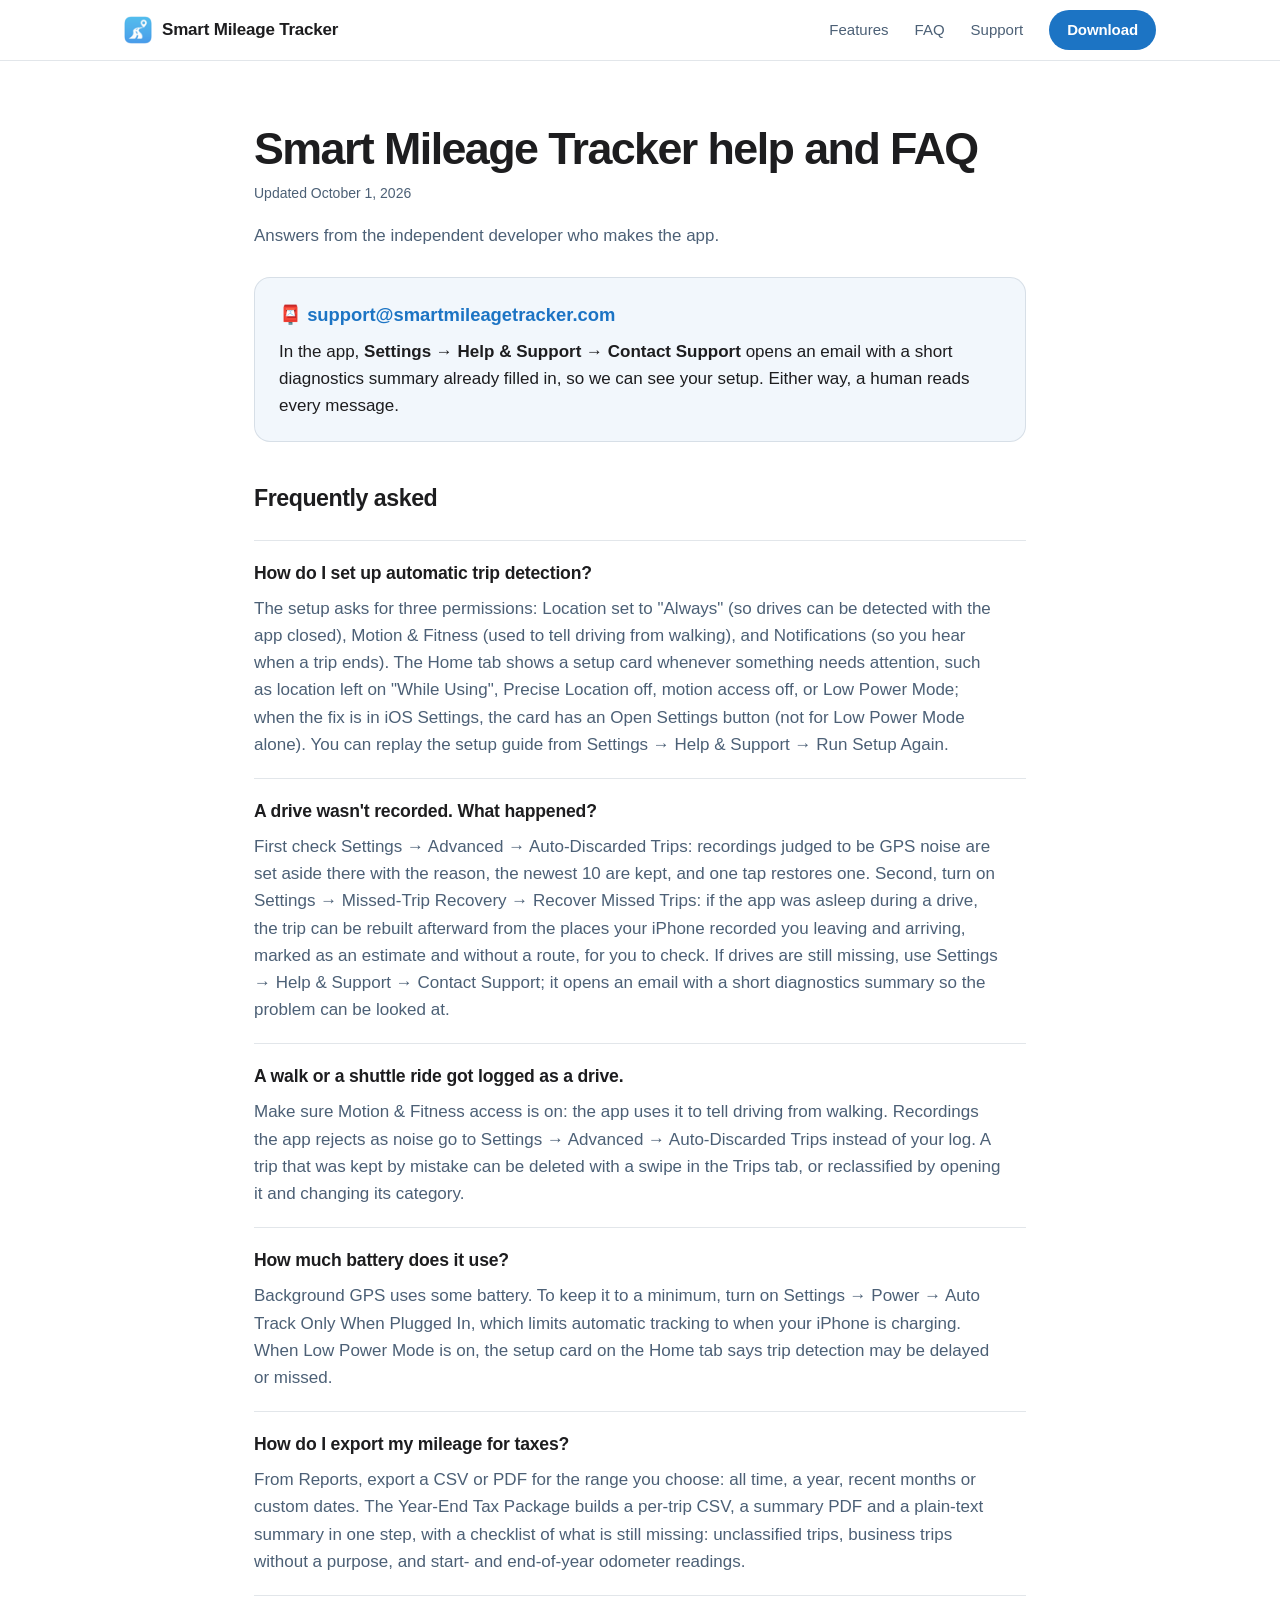
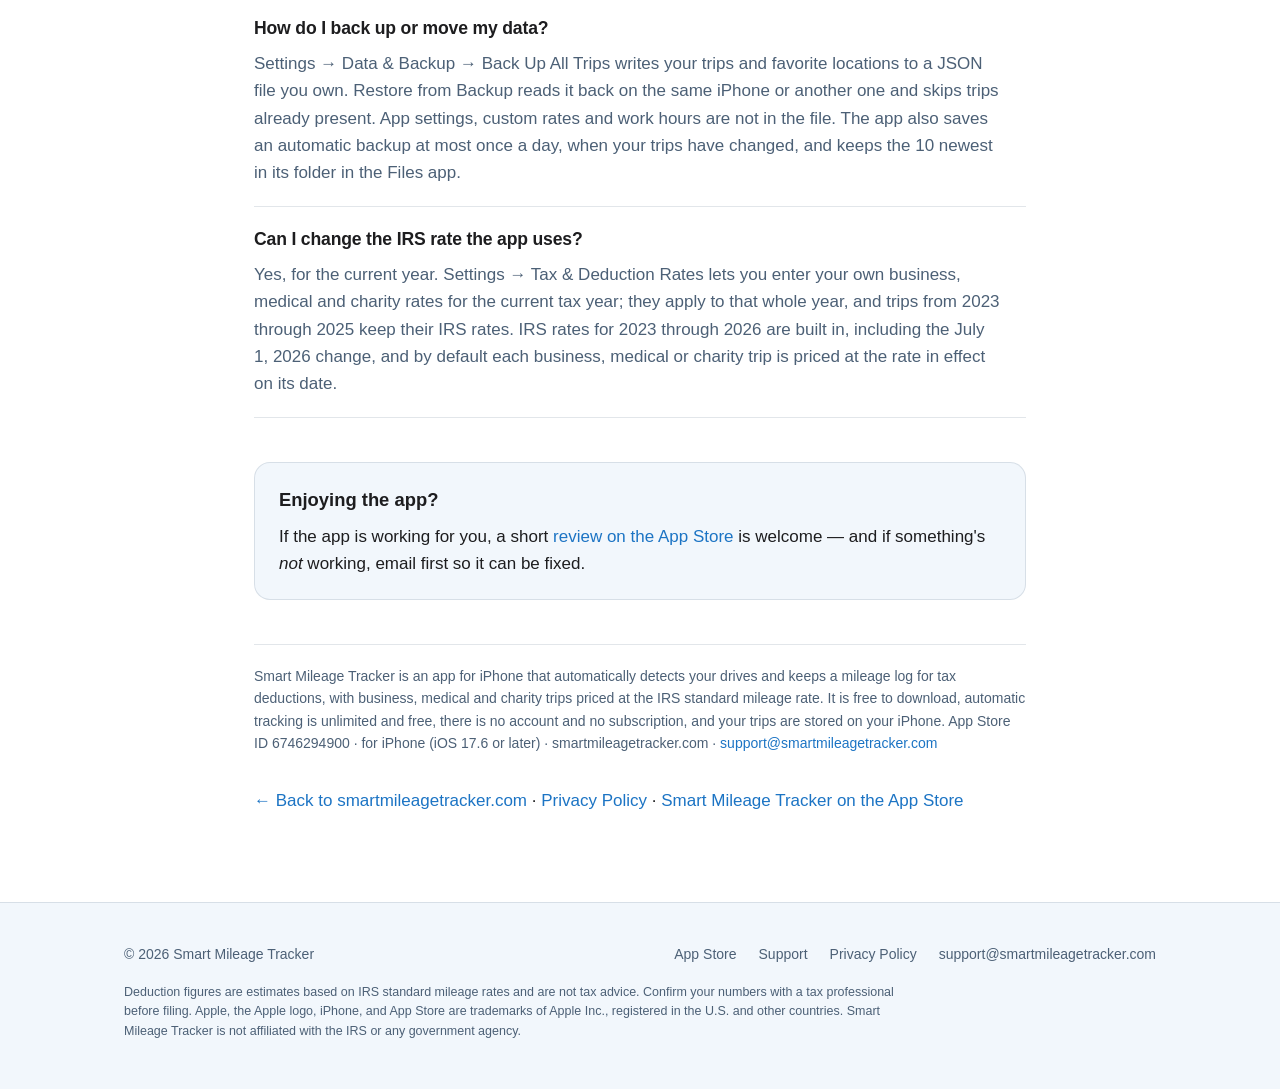
<file: support/index.html>
<!doctype html>
<html lang="en">
<head>
<meta charset="utf-8">
<meta name="viewport" content="width=device-width, initial-scale=1">
<meta name="color-scheme" content="light">
<title>Support &amp; FAQ — Smart Mileage Tracker</title>
<meta name="description" content="Help for Smart Mileage Tracker: automatic tracking setup, missed trips, battery use, tax exports, backup and restore. Contact: support@smartmileagetracker.com.">
<link rel="canonical" href="https://smartmileagetracker.com/support/">
<meta name="theme-color" content="#499EE9">
<meta name="apple-itunes-app" content="app-id=6746294900">
<link rel="icon" type="image/png" sizes="32x32" href="/img/favicon-32.png">
<link rel="icon" type="image/png" sizes="16x16" href="/img/favicon-16.png">
<link rel="apple-touch-icon" href="/img/apple-touch-icon.png">
<meta property="og:type" content="article">
<meta property="og:site_name" content="Smart Mileage Tracker">
<meta property="og:url" content="https://smartmileagetracker.com/support/">
<meta property="og:title" content="Support &amp; FAQ — Smart Mileage Tracker">
<meta property="og:description" content="Setup help, missed-trip troubleshooting, exports, backups, and how to reach a human.">
<meta property="og:image" content="https://smartmileagetracker.com/img/og.png">
<meta property="og:image:width" content="1200">
<meta property="og:image:height" content="630">
<meta name="twitter:card" content="summary_large_image">
<link rel="stylesheet" href="/css/site.css?v=2">
<script type="application/ld+json">
{
  "@context": "https://schema.org",
  "@type": "FAQPage",
  "mainEntity": [
    {
      "@type": "Question",
      "name": "How do I set up automatic trip detection?",
      "acceptedAnswer": { "@type": "Answer", "text": "The setup asks for three permissions: Location set to \"Always\" (so drives can be detected with the app closed), Motion & Fitness (used to tell driving from walking), and Notifications (so you hear when a trip ends). The Home tab shows a setup card whenever something needs attention, such as location left on \"While Using\", Precise Location off, motion access off, or Low Power Mode; when the fix is in iOS Settings, the card has an Open Settings button (not for Low Power Mode alone). You can replay the setup guide from Settings → Help & Support → Run Setup Again." }
    },
    {
      "@type": "Question",
      "name": "A drive wasn't recorded. What happened?",
      "acceptedAnswer": { "@type": "Answer", "text": "First check Settings → Advanced → Auto-Discarded Trips: recordings judged to be GPS noise are set aside there with the reason, the newest 10 are kept, and one tap restores one. Second, turn on Settings → Missed-Trip Recovery → Recover Missed Trips: if the app was asleep during a drive, the trip can be rebuilt afterward from the places your iPhone recorded you leaving and arriving, marked as an estimate and without a route, for you to check. If drives are still missing, use Settings → Help & Support → Contact Support; it opens an email with a short diagnostics summary so the problem can be looked at." }
    },
    {
      "@type": "Question",
      "name": "A walk or a shuttle ride got logged as a drive.",
      "acceptedAnswer": { "@type": "Answer", "text": "Make sure Motion & Fitness access is on: the app uses it to tell driving from walking. Recordings the app rejects as noise go to Settings → Advanced → Auto-Discarded Trips instead of your log. A trip that was kept by mistake can be deleted with a swipe in the Trips tab, or reclassified by opening it and changing its category." }
    },
    {
      "@type": "Question",
      "name": "How much battery does it use?",
      "acceptedAnswer": { "@type": "Answer", "text": "Background GPS uses some battery. To keep it to a minimum, turn on Settings → Power → Auto Track Only When Plugged In, which limits automatic tracking to when your iPhone is charging. When Low Power Mode is on, the setup card on the Home tab says trip detection may be delayed or missed." }
    },
    {
      "@type": "Question",
      "name": "How do I export my mileage for taxes?",
      "acceptedAnswer": { "@type": "Answer", "text": "From Reports, export a CSV or PDF for the range you choose: all time, a year, recent months or custom dates. The Year-End Tax Package builds a per-trip CSV, a summary PDF and a plain-text summary in one step, with a checklist of what is still missing: unclassified trips, business trips without a purpose, and start- and end-of-year odometer readings." }
    },
    {
      "@type": "Question",
      "name": "How do I back up or move my data?",
      "acceptedAnswer": { "@type": "Answer", "text": "Settings → Data & Backup → Back Up All Trips writes your trips and favorite locations to a JSON file you own. Restore from Backup reads it back on the same iPhone or another one and skips trips already present. App settings, custom rates and work hours are not in the file. The app also saves an automatic backup at most once a day, when your trips have changed, and keeps the 10 newest in its folder in the Files app." }
    },
    {
      "@type": "Question",
      "name": "Can I change the IRS rate the app uses?",
      "acceptedAnswer": { "@type": "Answer", "text": "Yes, for the current year. Settings → Tax & Deduction Rates lets you enter your own business, medical and charity rates for the current tax year; they apply to that whole year, and trips from 2023 through 2025 keep their IRS rates. IRS rates for 2023 through 2026 are built in, including the July 1, 2026 change, and by default each business, medical or charity trip is priced at the rate in effect on its date." }
    }
  ]
}
</script>
<script type="application/ld+json">{"@context":"https://schema.org","@type":"WebPage","url":"https://smartmileagetracker.com/support/","name":"Smart Mileage Tracker help and FAQ","dateModified":"2026-10-01"}</script>
</head>
<body>
<a class="skip" href="#main">Skip to content</a>

<header class="site-head">
  <div class="wrap">
    <a class="brand" href="/">
      <img src="/img/favicon-32.png" alt="" width="32" height="32">
      Smart Mileage Tracker
    </a>
    <nav aria-label="Site">
      <a href="/#features">Features</a>
      <a href="/#faq">FAQ</a>
      <a href="/support/">Support</a>
      <a class="btn" href="https://apps.apple.com/app/id6746294900">Download</a>
    </nav>
  </div>
</header>

<main id="main" class="page">
  <div class="wrap">
    <h1>Smart Mileage Tracker help and FAQ</h1>
    <p class="updated">Updated October 1, 2026</p>
    <p class="intro">Answers from the independent developer who makes the app.</p>

    <div class="callout">
      <p class="big">📮 <a href="mailto:support@smartmileagetracker.com">support@smartmileagetracker.com</a></p>
      <p>In the app, <b>Settings → Help &amp; Support → Contact Support</b> opens an email with a short diagnostics summary already filled in, so we can see your setup. Either way, a human reads every message.</p>
    </div>

    <h2>Frequently asked</h2>
    <!-- FACT-CHECK id=A07 src=app:Smart%20Mileage%20Tracker/Managers/DiscardedTripStore.swift@556ba0e checked=2026-10-01 ver=2.8.1 -->
    <!-- FACT-CHECK id=A20 src=app:Smart%20Mileage%20Tracker/Managers/Tracking%20Manager/Tracking%20Manager.swift@556ba0e checked=2026-10-01 ver=2.8.1 -->
    <!-- FACT-CHECK id=A23 src=app:Smart%20Mileage%20Tracker/Managers/ExportManager.swift@556ba0e checked=2026-10-01 ver=2.8.1 -->
    <div class="qa">
      <div><h3>How do I set up automatic trip detection?</h3><p>The setup asks for three permissions: Location set to "Always" (so drives can be detected with the app closed), Motion &amp; Fitness (used to tell driving from walking), and Notifications (so you hear when a trip ends). The Home tab shows a setup card whenever something needs attention, such as location left on "While Using", Precise Location off, motion access off, or Low Power Mode; when the fix is in iOS Settings, the card has an Open Settings button (not for Low Power Mode alone). You can replay the setup guide from Settings → Help &amp; Support → Run Setup Again.</p></div>
      <div><h3>A drive wasn't recorded. What happened?</h3><p>First check Settings → Advanced → Auto-Discarded Trips: recordings judged to be GPS noise are set aside there with the reason, the newest 10 are kept, and one tap restores one. Second, turn on Settings → Missed-Trip Recovery → Recover Missed Trips: if the app was asleep during a drive, the trip can be rebuilt afterward from the places your iPhone recorded you leaving and arriving, marked as an estimate and without a route, for you to check. If drives are still missing, use Settings → Help &amp; Support → Contact Support; it opens an email with a short diagnostics summary so the problem can be looked at.</p></div>
      <div><h3>A walk or a shuttle ride got logged as a drive.</h3><p>Make sure Motion &amp; Fitness access is on: the app uses it to tell driving from walking. Recordings the app rejects as noise go to Settings → Advanced → Auto-Discarded Trips instead of your log. A trip that was kept by mistake can be deleted with a swipe in the Trips tab, or reclassified by opening it and changing its category.</p></div>
      <div><h3>How much battery does it use?</h3><p>Background GPS uses some battery. To keep it to a minimum, turn on Settings → Power → Auto Track Only When Plugged In, which limits automatic tracking to when your iPhone is charging. When Low Power Mode is on, the setup card on the Home tab says trip detection may be delayed or missed.</p></div>
      <div><h3>How do I export my mileage for taxes?</h3><p>From Reports, export a CSV or PDF for the range you choose: all time, a year, recent months or custom dates. The Year-End Tax Package builds a per-trip CSV, a summary PDF and a plain-text summary in one step, with a checklist of what is still missing: unclassified trips, business trips without a purpose, and start- and end-of-year odometer readings.</p></div>
      <div><h3>How do I back up or move my data?</h3><p>Settings → Data &amp; Backup → Back Up All Trips writes your trips and favorite locations to a JSON file you own. Restore from Backup reads it back on the same iPhone or another one and skips trips already present. App settings, custom rates and work hours are not in the file. The app also saves an automatic backup at most once a day, when your trips have changed, and keeps the 10 newest in its folder in the Files app.</p></div>
      <div><h3>Can I change the IRS rate the app uses?</h3><p>Yes, for the current year. Settings → Tax &amp; Deduction Rates lets you enter your own business, medical and charity rates for the current tax year; they apply to that whole year, and trips from 2023 through 2025 keep their IRS rates. IRS rates for 2023 through 2026 are built in, including the July 1, 2026 change, and by default each business, medical or charity trip is priced at the rate in effect on its date.</p></div>
    </div>

    <div class="callout page-cta">
      <p class="big">Enjoying the app?</p>
      <p>If the app is working for you, a short <a href="https://apps.apple.com/app/id6746294900?action=write-review">review on the App Store</a> is welcome — and if something's <em>not</em> working, email first so it can be fixed.</p>
    </div>

    <p class="entity">Smart Mileage Tracker is an app for iPhone that automatically detects your drives and keeps a mileage log for tax deductions, with business, medical and charity trips priced at the IRS standard mileage rate. It is free to download, automatic tracking is unlimited and free, there is no account and no subscription, and your trips are stored on your iPhone. App Store ID 6746294900 · for iPhone (iOS 17.6 or later) · smartmileagetracker.com · <a href="mailto:support@smartmileagetracker.com">support@smartmileagetracker.com</a></p>

    <p style="margin-top:32px"><a href="/">← Back to smartmileagetracker.com</a> · <a href="/privacy/">Privacy Policy</a> · <a href="https://apps.apple.com/app/id6746294900">Smart Mileage Tracker on the App Store</a></p>
  </div>
</main>

<footer class="site-foot">
  <div class="wrap">
    <div class="foot-row">
      <span>© 2026 Smart Mileage Tracker</span>
      <nav aria-label="Footer">
        <a href="https://apps.apple.com/app/id6746294900">App Store</a>
        <a href="/support/">Support</a>
        <a href="/privacy/">Privacy Policy</a>
        <a href="mailto:support@smartmileagetracker.com">support@smartmileagetracker.com</a>
      </nav>
    </div>
    <p class="foot-legal">Deduction figures are estimates based on IRS standard mileage rates and are not tax advice. Confirm your numbers with a tax professional before filing. Apple, the Apple logo, iPhone, and App Store are trademarks of Apple Inc., registered in the U.S. and other countries. Smart Mileage Tracker is not affiliated with the IRS or any government agency.</p>
  </div>
</footer>

</body>
</html>
</file>
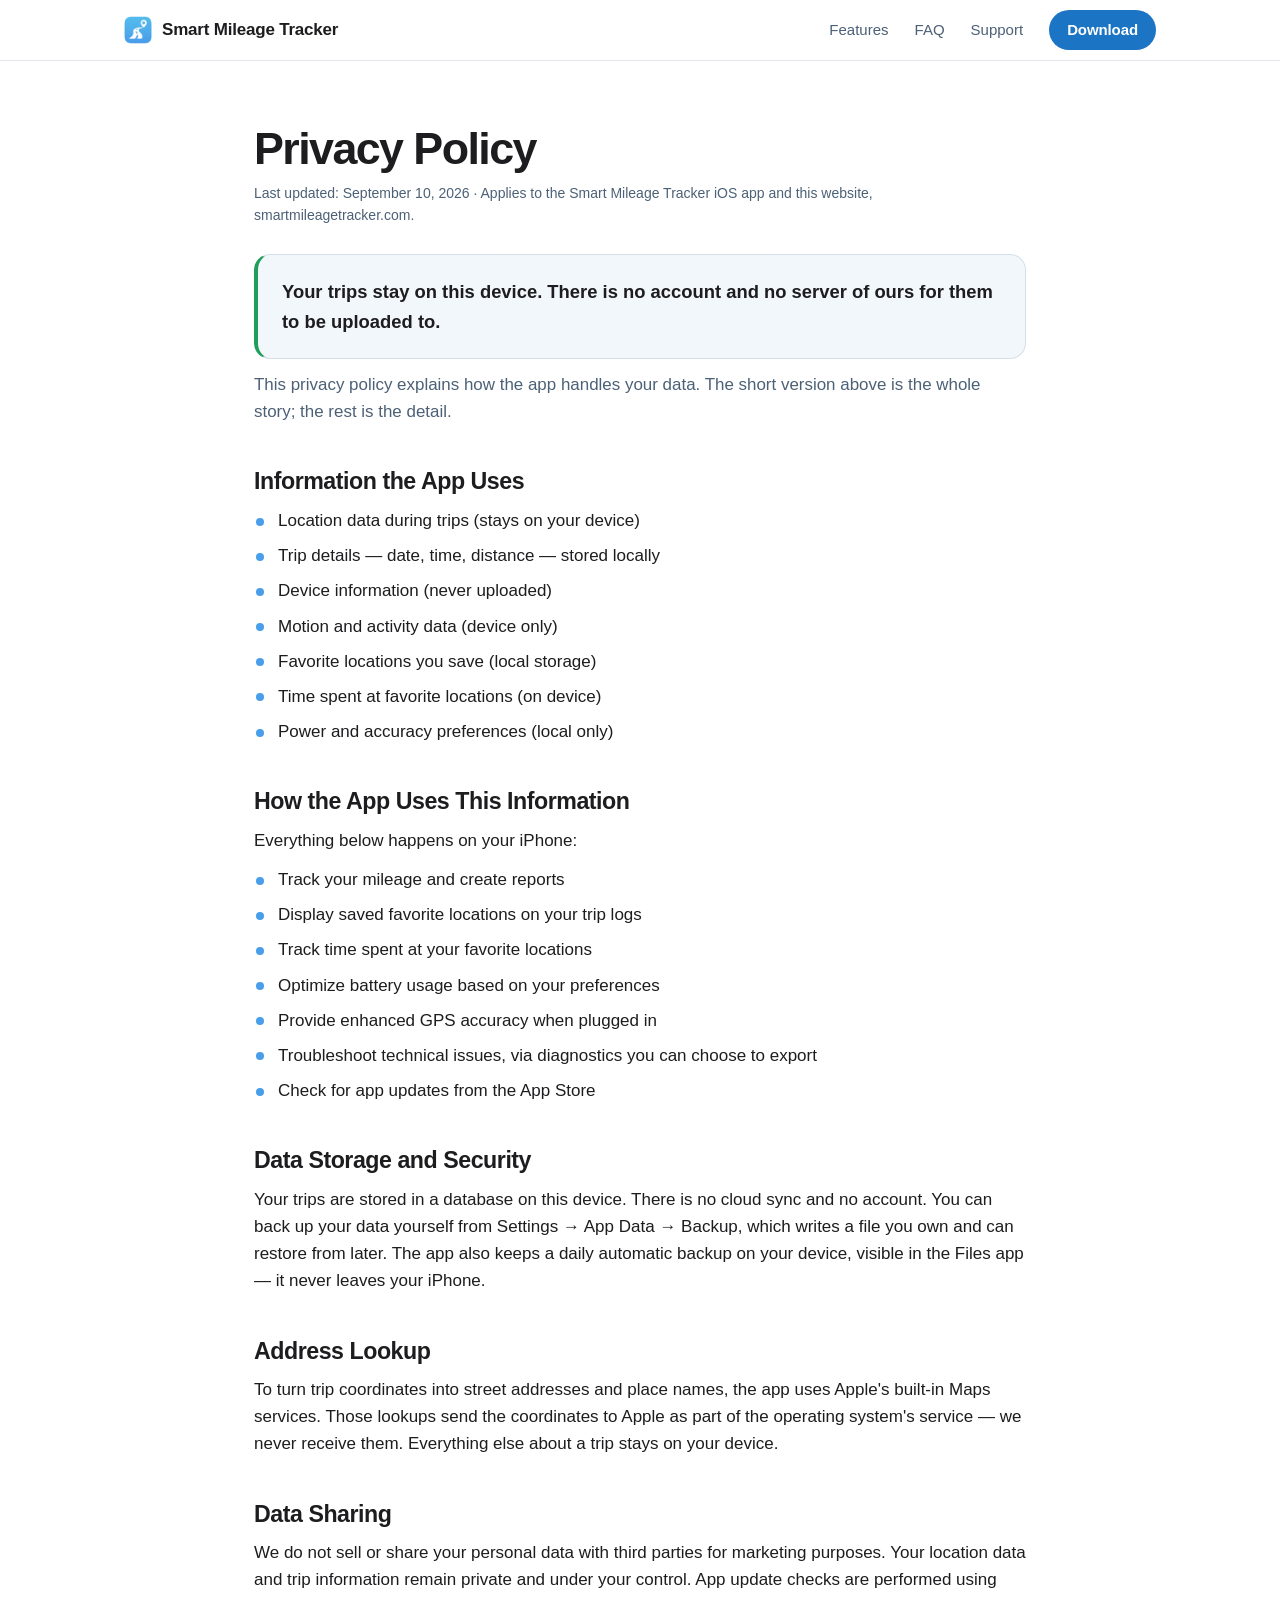
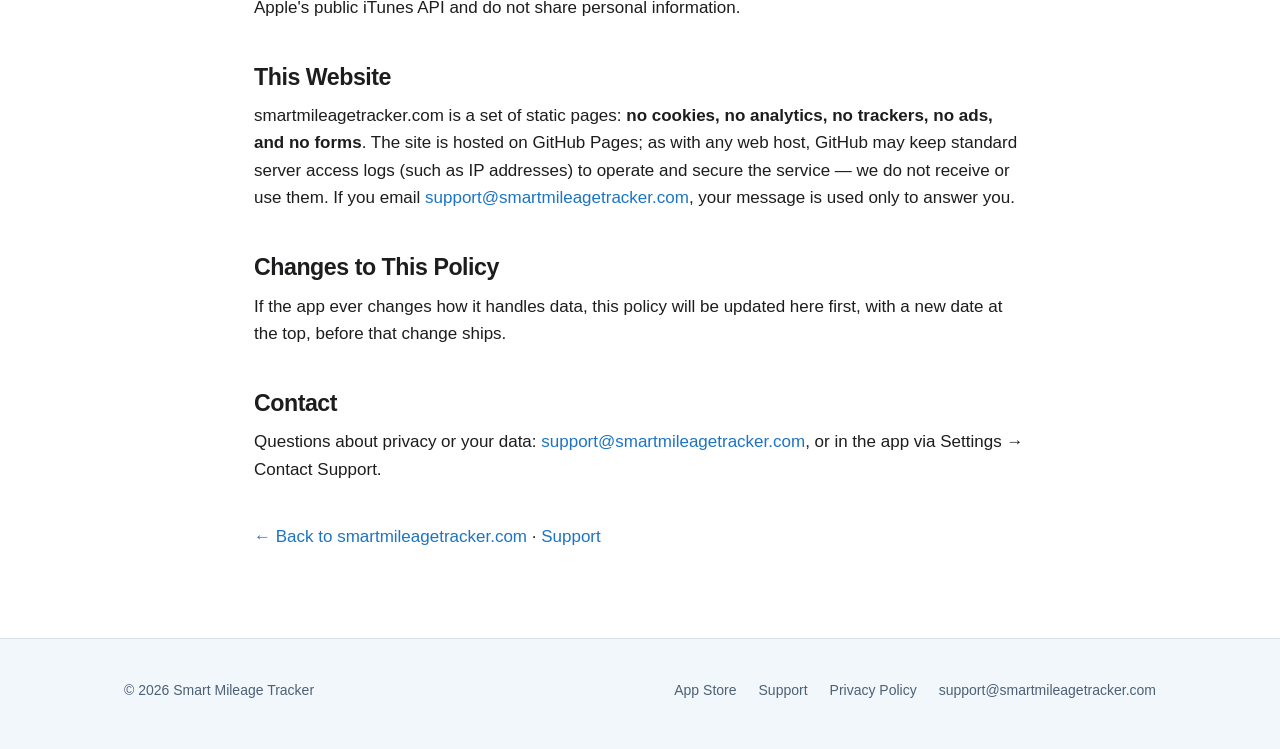
<file: privacy.html>
<!doctype html>
<html lang="en">
<head>
<meta charset="utf-8">
<meta name="viewport" content="width=device-width, initial-scale=1">
<meta name="color-scheme" content="light">
<title>Privacy Policy — Smart Mileage Tracker</title>
<meta name="description" content="Smart Mileage Tracker keeps your trips on your device. No account, no cloud, no trackers — in the app or on this website.">
<link rel="canonical" href="https://smartmileagetracker.com/privacy">
<meta name="theme-color" content="#499EE9">
<meta name="apple-itunes-app" content="app-id=6746294900">
<link rel="icon" type="image/png" sizes="32x32" href="/img/favicon-32.png">
<link rel="icon" type="image/png" sizes="16x16" href="/img/favicon-16.png">
<link rel="apple-touch-icon" href="/img/apple-touch-icon.png">
<meta property="og:type" content="article">
<meta property="og:site_name" content="Smart Mileage Tracker">
<meta property="og:url" content="https://smartmileagetracker.com/privacy">
<meta property="og:title" content="Privacy Policy — Smart Mileage Tracker">
<meta property="og:description" content="Your trips stay on your device. No account, no cloud, no trackers — in the app or on this website.">
<meta property="og:image" content="https://smartmileagetracker.com/img/og.png">
<meta property="og:image:width" content="1200">
<meta property="og:image:height" content="630">
<meta name="twitter:card" content="summary_large_image">
<link rel="stylesheet" href="/css/site.css?v=1">
</head>
<body>
<a class="skip" href="#main">Skip to content</a>

<header class="site-head">
  <div class="wrap">
    <a class="brand" href="/">
      <img src="/img/favicon-32.png" alt="" width="32" height="32">
      Smart Mileage Tracker
    </a>
    <nav aria-label="Site">
      <a href="/#features">Features</a>
      <a href="/#faq">FAQ</a>
      <a href="/support">Support</a>
      <a class="btn" href="https://apps.apple.com/app/id6746294900">Download</a>
    </nav>
  </div>
</header>

<main id="main" class="page">
  <div class="wrap">
    <h1>Privacy Policy</h1>
    <p class="updated">Last updated: September 10, 2026 · Applies to the Smart Mileage Tracker iOS app and this website, smartmileagetracker.com.</p>

    <div class="callout keyfact">
      <p class="big">Your trips stay on this device. There is no account and no server of ours for them to be uploaded to.</p>
    </div>

    <p class="intro">This privacy policy explains how the app handles your data. The short version above is the whole story; the rest is the detail.</p>

    <h2>Information the App Uses</h2>
    <ul class="plain">
      <li>Location data during trips (stays on your device)</li>
      <li>Trip details — date, time, distance — stored locally</li>
      <li>Device information (never uploaded)</li>
      <li>Motion and activity data (device only)</li>
      <li>Favorite locations you save (local storage)</li>
      <li>Time spent at favorite locations (on device)</li>
      <li>Power and accuracy preferences (local only)</li>
    </ul>

    <h2>How the App Uses This Information</h2>
    <p>Everything below happens on your iPhone:</p>
    <ul class="plain">
      <li>Track your mileage and create reports</li>
      <li>Display saved favorite locations on your trip logs</li>
      <li>Track time spent at your favorite locations</li>
      <li>Optimize battery usage based on your preferences</li>
      <li>Provide enhanced GPS accuracy when plugged in</li>
      <li>Troubleshoot technical issues, via diagnostics you can choose to export</li>
      <li>Check for app updates from the App Store</li>
    </ul>

    <h2>Data Storage and Security</h2>
    <p>Your trips are stored in a database on this device. There is no cloud sync and no account. You can back up your data yourself from Settings → App Data → Backup, which writes a file you own and can restore from later. The app also keeps a daily automatic backup on your device, visible in the Files app — it never leaves your iPhone.</p>

    <h2>Address Lookup</h2>
    <p>To turn trip coordinates into street addresses and place names, the app uses Apple's built-in Maps services. Those lookups send the coordinates to Apple as part of the operating system's service — we never receive them. Everything else about a trip stays on your device.</p>

    <h2>Data Sharing</h2>
    <p>We do not sell or share your personal data with third parties for marketing purposes. Your location data and trip information remain private and under your control. App update checks are performed using Apple's public iTunes API and do not share personal information.</p>

    <h2>This Website</h2>
    <p>smartmileagetracker.com is a set of static pages: <b>no cookies, no analytics, no trackers, no ads, and no forms</b>. The site is hosted on GitHub Pages; as with any web host, GitHub may keep standard server access logs (such as IP addresses) to operate and secure the service — we do not receive or use them. If you email <a href="mailto:support@smartmileagetracker.com">support@smartmileagetracker.com</a>, your message is used only to answer you.</p>

    <h2>Changes to This Policy</h2>
    <p>If the app ever changes how it handles data, this policy will be updated here first, with a new date at the top, before that change ships.</p>

    <h2>Contact</h2>
    <p>Questions about privacy or your data: <a href="mailto:support@smartmileagetracker.com">support@smartmileagetracker.com</a>, or in the app via Settings → Contact Support.</p>

    <p style="margin-top:40px"><a href="/">← Back to smartmileagetracker.com</a> · <a href="/support">Support</a></p>
  </div>
</main>

<footer class="site-foot">
  <div class="wrap">
    <div class="foot-row">
      <span>© 2026 Smart Mileage Tracker</span>
      <nav aria-label="Footer">
        <a href="https://apps.apple.com/app/id6746294900">App Store</a>
        <a href="/support">Support</a>
        <a href="/privacy">Privacy Policy</a>
        <a href="mailto:support@smartmileagetracker.com">support@smartmileagetracker.com</a>
      </nav>
    </div>
  </div>
</footer>

</body>
</html>
</file>
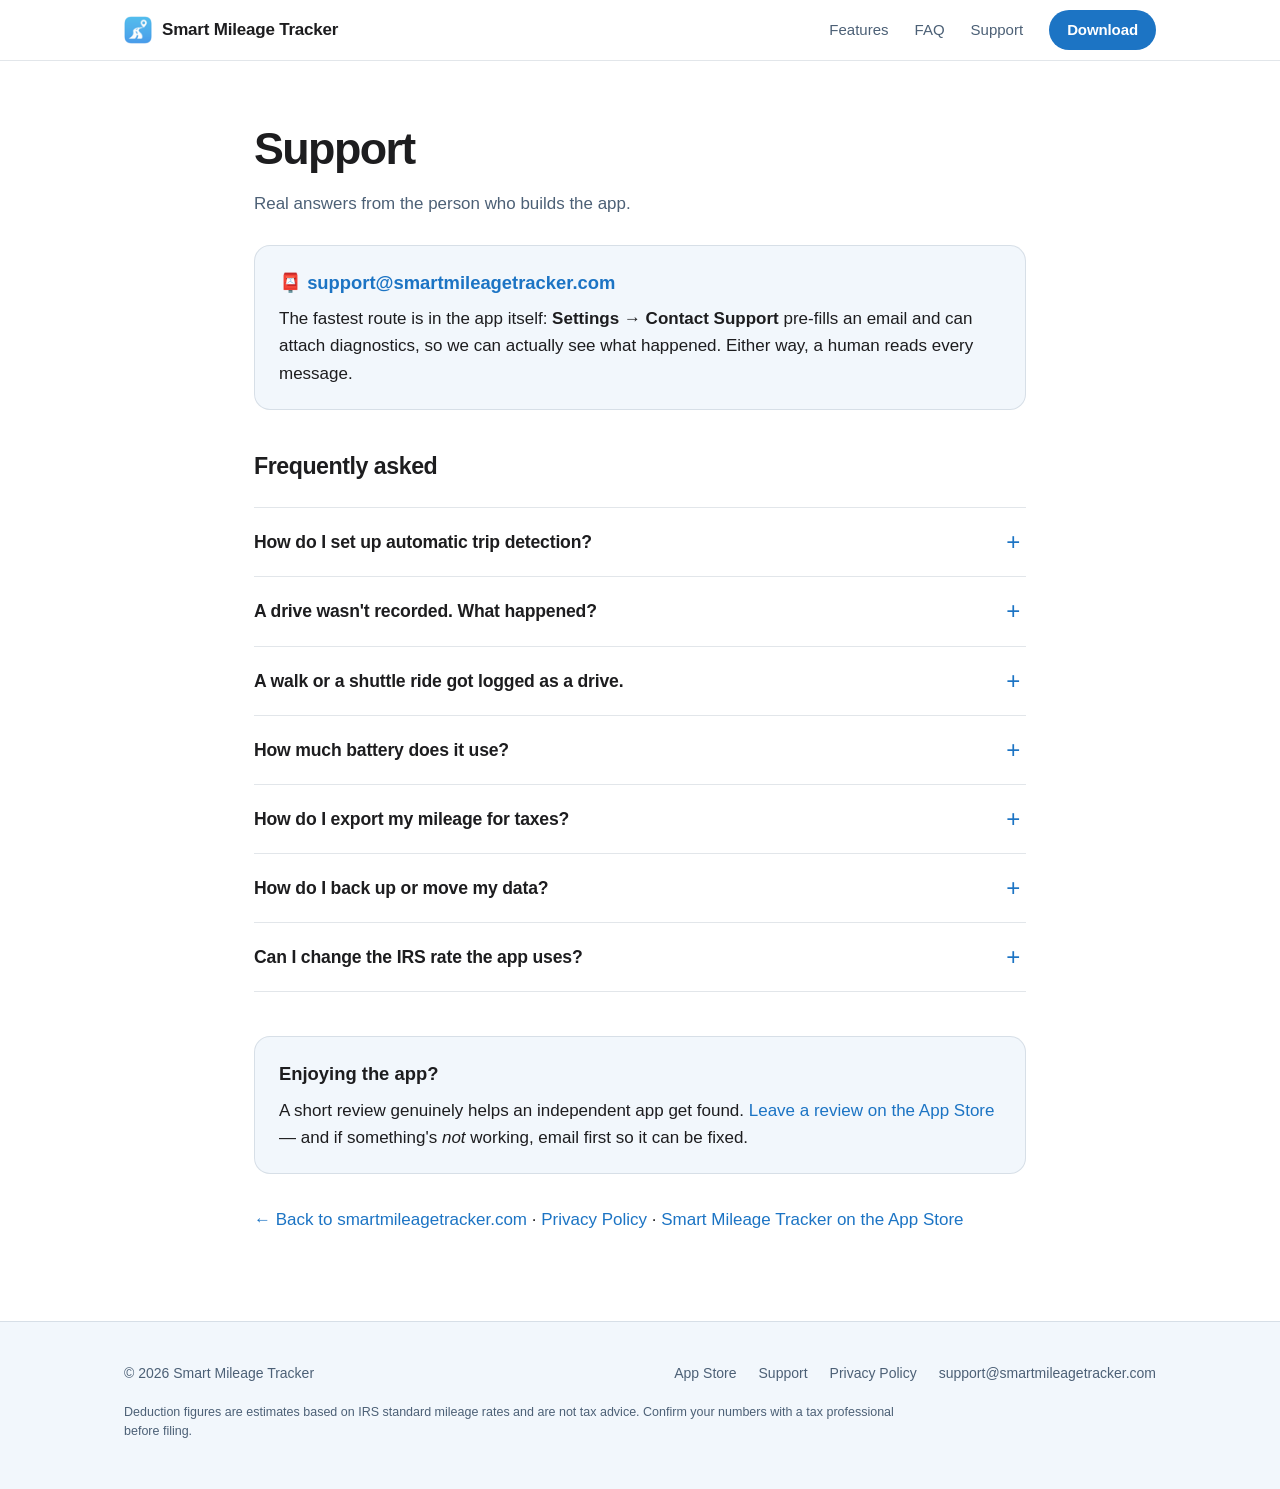
<file: support.html>
<!doctype html>
<html lang="en">
<head>
<meta charset="utf-8">
<meta name="viewport" content="width=device-width, initial-scale=1">
<meta name="color-scheme" content="light">
<title>Support &amp; FAQ — Smart Mileage Tracker</title>
<meta name="description" content="Help for Smart Mileage Tracker: automatic tracking setup, missed trips, battery use, tax exports, backup and restore. Contact: support@smartmileagetracker.com.">
<link rel="canonical" href="https://smartmileagetracker.com/support">
<meta name="theme-color" content="#499EE9">
<meta name="apple-itunes-app" content="app-id=6746294900">
<link rel="icon" type="image/png" sizes="32x32" href="/img/favicon-32.png">
<link rel="icon" type="image/png" sizes="16x16" href="/img/favicon-16.png">
<link rel="apple-touch-icon" href="/img/apple-touch-icon.png">
<meta property="og:type" content="article">
<meta property="og:site_name" content="Smart Mileage Tracker">
<meta property="og:url" content="https://smartmileagetracker.com/support">
<meta property="og:title" content="Support &amp; FAQ — Smart Mileage Tracker">
<meta property="og:description" content="Setup help, missed-trip troubleshooting, exports, backups, and how to reach a human.">
<meta property="og:image" content="https://smartmileagetracker.com/img/og.png">
<meta property="og:image:width" content="1200">
<meta property="og:image:height" content="630">
<meta name="twitter:card" content="summary_large_image">
<link rel="stylesheet" href="/css/site.css?v=1">
<script type="application/ld+json">
{
  "@context": "https://schema.org",
  "@type": "FAQPage",
  "mainEntity": [
    {
      "@type": "Question",
      "name": "How do I set up automatic trip detection?",
      "acceptedAnswer": { "@type": "Answer", "text": "Automatic detection needs three permissions: Location set to \"Always\" (so drives can be detected with the app closed), Motion & Fitness (so walking is filtered out), and Notifications (so you hear when a trip ends). The Home tab shows a setup health card whenever something is degraded — location left on \"While Using\", motion access off, or Low Power Mode — with a one-tap Open Settings. You can replay the full setup guide any time from Settings." }
    },
    {
      "@type": "Question",
      "name": "A drive wasn't recorded. What happened?",
      "acceptedAnswer": { "@type": "Answer", "text": "Usually iOS put the app to sleep, or a permission changed. First check Settings > App Data > Auto-Discarded Trips — recordings judged to be GPS noise are kept there with the evidence used, and one tap restores them. Second, turn on Missed Trip Recovery in Settings: if your iPhone slept through a drive, the trip can be rebuilt afterward from where you left and arrived, clearly marked as an estimate for your review. If drives are still missing, export Settings > App Data > Debug Logs and email them to support — the log shows exactly what detection saw." }
    },
    {
      "@type": "Question",
      "name": "A walk or a shuttle ride got logged as a drive.",
      "acceptedAnswer": { "@type": "Answer", "text": "With Motion & Fitness access granted, walking is actively filtered out of trip starts, so make sure that permission is on. Recordings the app rejects as noise live in Settings > App Data > Auto-Discarded Trips rather than your log. A wrongly kept trip can be deleted or reclassified from the trip list with a swipe." }
    },
    {
      "@type": "Question",
      "name": "How much battery does it use?",
      "acceptedAnswer": { "@type": "Answer", "text": "Background GPS uses some battery; the app keeps the cost low by adapting its sampling to your speed. If you want the minimum footprint, Settings can restrict automatic tracking to when the phone is plugged in — most drivers charge in the car anyway. Note that Low Power Mode limits background activity and can delay detection; the Home tab health card will flag it." }
    },
    {
      "@type": "Question",
      "name": "How do I export my mileage for taxes?",
      "acceptedAnswer": { "@type": "Answer", "text": "From Reports, export a CSV or PDF for any range: all time, a year, recent months, or custom dates. The Year-End Tax Package builds three files at once — a per-trip CSV, a summary PDF, and a plain-text compliance summary an accountant can open anywhere — and a pre-filing checklist names any gaps first: unclassified trips, business trips missing a purpose, missing odometer readings." }
    },
    {
      "@type": "Question",
      "name": "How do I back up or move my data?",
      "acceptedAnswer": { "@type": "Answer", "text": "Settings > App Data > Backup writes every trip to a JSON file you own; restore it later from the file picker on the same or a new iPhone. The app also keeps a daily automatic backup on your device, visible in the Files app. Nothing is uploaded anywhere — backups are files in your hands." }
    },
    {
      "@type": "Question",
      "name": "Can I change the IRS rate the app uses?",
      "acceptedAnswer": { "@type": "Answer", "text": "Yes. Rates are locked to the year of each trip so history never silently changes, and every year's rate is editable in Settings. Recent IRS rates are built in, including mid-year changes, and each trip is priced at the rate for its own date." }
    }
  ]
}
</script>
</head>
<body>
<a class="skip" href="#main">Skip to content</a>

<header class="site-head">
  <div class="wrap">
    <a class="brand" href="/">
      <img src="/img/favicon-32.png" alt="" width="32" height="32">
      Smart Mileage Tracker
    </a>
    <nav aria-label="Site">
      <a href="/#features">Features</a>
      <a href="/#faq">FAQ</a>
      <a href="/support">Support</a>
      <a class="btn" href="https://apps.apple.com/app/id6746294900">Download</a>
    </nav>
  </div>
</header>

<main id="main" class="page">
  <div class="wrap">
    <h1>Support</h1>
    <p class="intro">Real answers from the person who builds the app.</p>

    <div class="callout">
      <p class="big">📮 <a href="mailto:support@smartmileagetracker.com">support@smartmileagetracker.com</a></p>
      <p>The fastest route is in the app itself: <b>Settings → Contact Support</b> pre-fills an email and can attach diagnostics, so we can actually see what happened. Either way, a human reads every message.</p>
    </div>

    <h2>Frequently asked</h2>
    <div class="faq-list">
      <details>
        <summary>How do I set up automatic trip detection?</summary>
        <div class="a">
          <p>Automatic detection needs three permissions: <b>Location</b> set to "Always" (so drives can be detected with the app closed), <b>Motion &amp; Fitness</b> (so walking is filtered out), and <b>Notifications</b> (so you hear when a trip ends).</p>
          <p>The Home tab shows a setup health card whenever something is degraded — location left on "While Using", motion access off, or Low Power Mode — with a one-tap Open Settings. You can replay the full setup guide any time from Settings.</p>
        </div>
      </details>
      <details>
        <summary>A drive wasn't recorded. What happened?</summary>
        <div class="a">
          <p>Usually iOS put the app to sleep, or a permission changed. Two places to look first:</p>
          <p><b>Settings → App Data → Auto-Discarded Trips.</b> Recordings judged to be GPS noise are kept there with the evidence used — nothing is silently deleted — and one tap restores them.</p>
          <p><b>Settings → Missed Trip Recovery.</b> Turn it on and, if your iPhone slept through a drive, the trip can be rebuilt afterward from where you left and arrived — clearly marked as an estimate and left for your review.</p>
          <p>If drives are still going missing, export <b>Settings → App Data → Debug Logs</b> and email them over — the log shows exactly what detection saw.</p>
        </div>
      </details>
      <details>
        <summary>A walk or a shuttle ride got logged as a drive.</summary>
        <div class="a">
          <p>With Motion &amp; Fitness access granted, walking is actively filtered out of trip starts — so first make sure that permission is on. Recordings the app rejects as noise live in Settings → App Data → Auto-Discarded Trips rather than your log. A wrongly kept trip can be deleted or reclassified from the trip list with a swipe.</p>
        </div>
      </details>
      <details>
        <summary>How much battery does it use?</summary>
        <div class="a">
          <p>Background GPS uses some battery; the app keeps the cost low by adapting its sampling to your speed. If you want the minimum footprint, Settings can restrict automatic tracking to when the phone is plugged in — most drivers charge in the car anyway.</p>
          <p>Note that Low Power Mode limits background activity and can delay detection; the Home tab health card will flag it.</p>
        </div>
      </details>
      <details>
        <summary>How do I export my mileage for taxes?</summary>
        <div class="a">
          <p>From Reports, export a CSV or PDF for any range: all time, a year, recent months, or custom dates. The <b>Year-End Tax Package</b> builds three files at once — a per-trip CSV, a summary PDF, and a plain-text compliance summary an accountant can open anywhere — and a pre-filing checklist names any gaps first: unclassified trips, business trips missing a purpose, missing odometer readings.</p>
        </div>
      </details>
      <details>
        <summary>How do I back up or move my data?</summary>
        <div class="a">
          <p><b>Settings → App Data → Backup</b> writes every trip to a JSON file you own; restore it later from the file picker on the same or a new iPhone. The app also keeps a daily automatic backup on your device, visible in the Files app. Nothing is uploaded anywhere — backups are files in your hands.</p>
        </div>
      </details>
      <details>
        <summary>Can I change the IRS rate the app uses?</summary>
        <div class="a">
          <p>Yes. Rates are locked to the year of each trip so history never silently changes, and every year's rate is editable in Settings. Recent IRS rates are built in, including mid-year changes, and each trip is priced at the rate for its own date.</p>
        </div>
      </details>
    </div>

    <div class="callout page-cta">
      <p class="big">Enjoying the app?</p>
      <p>A short review genuinely helps an independent app get found. <a href="https://apps.apple.com/app/id6746294900?action=write-review">Leave a review on the App Store</a> — and if something's <em>not</em> working, email first so it can be fixed.</p>
    </div>

    <p style="margin-top:32px"><a href="/">← Back to smartmileagetracker.com</a> · <a href="/privacy">Privacy Policy</a> · <a href="https://apps.apple.com/app/id6746294900">Smart Mileage Tracker on the App Store</a></p>
  </div>
</main>

<footer class="site-foot">
  <div class="wrap">
    <div class="foot-row">
      <span>© 2026 Smart Mileage Tracker</span>
      <nav aria-label="Footer">
        <a href="https://apps.apple.com/app/id6746294900">App Store</a>
        <a href="/support">Support</a>
        <a href="/privacy">Privacy Policy</a>
        <a href="mailto:support@smartmileagetracker.com">support@smartmileagetracker.com</a>
      </nav>
    </div>
    <p class="foot-legal">Deduction figures are estimates based on IRS standard mileage rates and are not tax advice. Confirm your numbers with a tax professional before filing.</p>
  </div>
</footer>

</body>
</html>
</file>
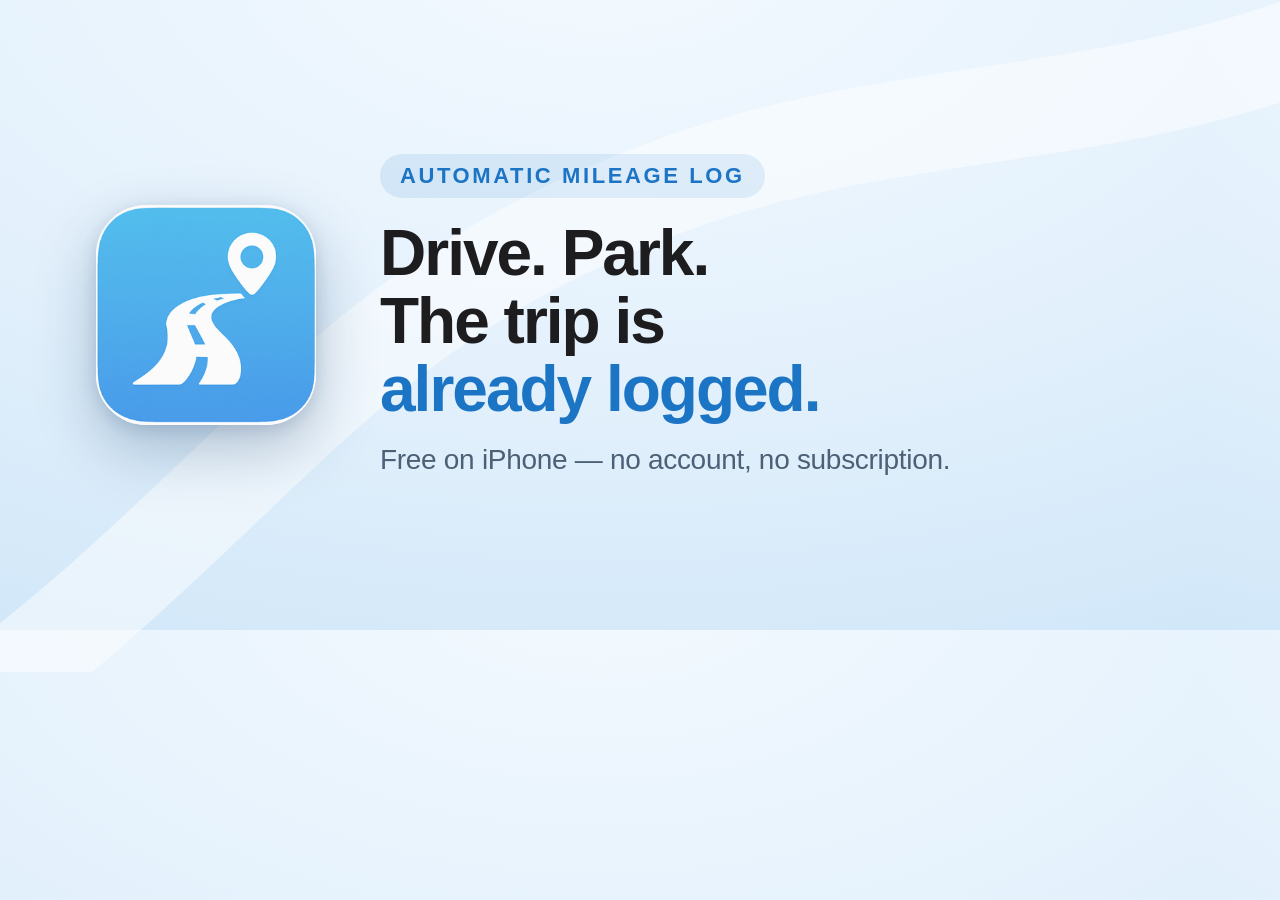
<file: tools/og-image.html>
<!doctype html>
<html>
<head>
<meta charset="utf-8">
<style>
  * { margin:0; padding:0; box-sizing:border-box; -webkit-font-smoothing:antialiased; }
  html, body { width:1200px; height:630px; overflow:hidden; }
  body {
    font-family:-apple-system,'SF Pro Display','Helvetica Neue',sans-serif;
    background:radial-gradient(120% 130% at 50% -10%, #F4FAFF 0%, #E4F1FC 52%, #CFE6F8 100%);
    display:flex; align-items:center; justify-content:center;
  }
  .arc { position:absolute; inset:0; opacity:.5; pointer-events:none; }
  .card { position:relative; display:flex; align-items:center; gap:64px; padding:0 96px; }
  .icon {
    width:220px; height:220px; border-radius:50px; flex:none;
    box-shadow:0 24px 60px rgba(18,58,99,.28), 0 4px 16px rgba(18,58,99,.14);
  }
  .eyebrow {
    display:inline-block; font-size:22px; font-weight:700; letter-spacing:2.6px;
    text-transform:uppercase; color:#1C74C4; background:rgba(28,116,196,.11);
    padding:9px 20px; border-radius:999px; margin-bottom:22px;
  }
  h1 { font-size:64px; line-height:1.06; font-weight:800; letter-spacing:-2px; color:#1d1d1f; }
  h1 .accent { color:#1C74C4; }
  p { font-size:28px; font-weight:450; color:#4C6076; margin-top:20px; letter-spacing:-.3px; }
</style>
</head>
<body>
  <svg class="arc" viewBox="0 0 1200 630" preserveAspectRatio="none">
    <path d="M-80 700 C 240 480, 300 290, 640 170 C 860 92, 1060 120, 1300 10"
          fill="none" stroke="#fff" stroke-width="90" stroke-linecap="round"/>
  </svg>
  <div class="card">
    <img class="icon" src="../img/app-icon.png" alt="">
    <div>
      <div class="eyebrow">Automatic mileage log</div>
      <h1>Drive. Park.<br>The trip is <span class="accent">already&nbsp;logged.</span></h1>
      <p>Free on iPhone &mdash; no account, no subscription.</p>
    </div>
  </div>
</body>
</html>
</file>
<file: css/site.css>
/* SmartMileageTracker.com — single stylesheet, no build step.
   Light-only by design: the app's marketing identity is the clean light look,
   and every screen render is light mode. `color-scheme: light` in each page's
   head keeps browsers from force-darkening. Dark accent #52BBED is reserved in
   the README if a dark theme is ever added. */

:root {
  --accent: #499EE9;        /* app AccentColor (light) */
  --accent-deep: #1C74C4;   /* accent for text/links on white — passes contrast */
  --ink: #1d1d1f;
  --muted: #4C6076;
  --paper: #fff;
  --band: #F2F7FC;
  --line: rgba(20, 48, 80, .12);
  --green: #1E9E5A;         /* money green, darkened for text contrast */
  --r-control: 8px;
  --r-element: 12px;
  --r-card: 16px;
}

* { margin: 0; padding: 0; box-sizing: border-box; }
html { scroll-behavior: smooth; -webkit-text-size-adjust: 100%; }
body {
  font-family: -apple-system, BlinkMacSystemFont, "SF Pro Text", "Segoe UI",
               Roboto, "Helvetica Neue", Arial, sans-serif;
  background: var(--paper);
  color: var(--ink);
  line-height: 1.6;
  font-size: 17px;
  -webkit-font-smoothing: antialiased;
  overflow-x: clip;
}
img { max-width: 100%; display: block; }
a { color: var(--accent-deep); text-decoration: none; }
a:hover { text-decoration: underline; }
ul { list-style: none; }

.wrap { max-width: 1080px; margin: 0 auto; padding: 0 24px; }

.skip {
  position: absolute; left: -9999px; top: 0; background: var(--ink); color: #fff;
  padding: 10px 16px; border-radius: 0 0 var(--r-control) 0; z-index: 100;
}
.skip:focus { left: 0; }

/* ------------------------------------------------------------ header */
.site-head {
  position: sticky; top: 0; z-index: 50;
  background: rgba(255, 255, 255, .82);
  -webkit-backdrop-filter: saturate(180%) blur(14px);
  backdrop-filter: saturate(180%) blur(14px);
  border-bottom: 1px solid var(--line);
}
.site-head .wrap {
  display: flex; align-items: center; gap: 28px; height: 60px;
}
.brand {
  display: flex; align-items: center; gap: 10px; white-space: nowrap;
  font-weight: 700; font-size: 17px; letter-spacing: -.2px; color: var(--ink);
}
.brand:hover { text-decoration: none; }
.brand img { width: 28px; height: 28px; border-radius: 7px; }
.site-head nav {
  margin-left: auto; display: flex; align-items: center; gap: 26px;
  font-size: 15px;
}
.site-head nav a { color: var(--muted); }
.site-head nav a:hover { color: var(--ink); text-decoration: none; }
.site-head nav a.btn, .site-head nav a.btn:hover { color: #fff; }
.btn {
  display: inline-block; background: var(--accent-deep); color: #fff;
  font-weight: 600; font-size: 15px; padding: 8px 18px;
  border-radius: 999px; letter-spacing: -.1px;
}
.btn:hover { background: #16619F; text-decoration: none; }

/* ------------------------------------------------------------ hero */
.hero { padding: 72px 0 0; overflow: hidden; }
.hero .wrap {
  display: grid; grid-template-columns: 1.08fr .92fr;
  gap: 40px; align-items: center;
}
.hero-copy { padding-bottom: 72px; }
.app-icon {
  width: 92px; height: 92px; border-radius: 21px;
  box-shadow: 0 14px 34px rgba(18, 58, 99, .25), 0 3px 9px rgba(18, 58, 99, .14);
  margin-bottom: 30px;
}
.kicker {
  display: inline-block; font-size: 13px; font-weight: 700;
  letter-spacing: 2px; text-transform: uppercase;
  color: var(--accent-deep); background: rgba(28, 116, 196, .10);
  padding: 6px 14px; border-radius: 999px; margin-bottom: 18px;
}
h1 {
  font-size: clamp(2.3rem, 5.4vw, 3.55rem);
  line-height: 1.04; font-weight: 800; letter-spacing: -.035em;
}
h1 .hl { color: var(--accent-deep); }
.lede {
  font-size: clamp(1.05rem, 1.9vw, 1.25rem);
  color: var(--muted); margin-top: 22px; max-width: 34em;
}
.store-cta { margin-top: 30px; display: flex; align-items: center; gap: 20px; flex-wrap: wrap; }
.store-cta .badge img { width: auto; height: 56px; }
.microline { font-size: 14px; color: var(--muted); }
.microline b { color: var(--ink); font-weight: 600; }

/* ------------------------------------------------------------ device frame */
.f-copy, .f-shot, .hero-copy { min-width: 0; }
.device {
  --dw: min(296px, 80vw);
  width: var(--dw); margin: 0 auto; flex: none;
  padding: calc(var(--dw) * .0305);
  border-radius: calc(var(--dw) * .178);
  background: linear-gradient(155deg, #8E96A0 0%, #3A4149 24%, #20252B 52%,
                              #4A525B 78%, #9AA2AC 100%);
  box-shadow: 0 30px 60px rgba(4, 20, 40, .28), 0 6px 18px rgba(4, 20, 40, .16);
}
.device .screen-clip {
  border-radius: calc(var(--dw) * .1476);
  overflow: hidden; background: #fff;
}
.device img { width: 100%; height: auto; }
.device.sm { --dw: min(224px, 39vw); }
.hero .device { --dw: min(310px, 80vw); margin-bottom: -7%; }
.device-pair {
  display: flex; gap: 26px; justify-content: center; align-items: flex-start;
}
.device-pair .device:last-child { margin-top: 52px; }

/* ------------------------------------------------------------ 3-step strip */
.strip { background: var(--band); border-top: 1px solid var(--line); }
.strip .wrap {
  display: grid; grid-template-columns: repeat(3, 1fr);
  gap: 20px; padding-top: 34px; padding-bottom: 34px;
}
.step .step-k {
  font-size: 13px; font-weight: 700; letter-spacing: 1.6px;
  text-transform: uppercase; color: var(--accent-deep);
}
.step p { font-size: 16px; color: var(--ink); margin-top: 4px; font-weight: 500; }
.step p span { color: var(--muted); font-weight: 400; }

/* ------------------------------------------------------------ feature sections */
.feature { padding: 92px 0; }
.feature.band { background: var(--band); }
.feature .wrap {
  display: grid; grid-template-columns: 1.08fr .92fr;
  gap: 56px; align-items: center;
}
.feature.rev .wrap { grid-template-columns: .92fr 1.08fr; }
.feature.rev .f-copy { order: 2; }
.feature.rev .f-shot { order: 1; }
h2 {
  font-size: clamp(1.8rem, 3.6vw, 2.5rem);
  line-height: 1.1; font-weight: 800; letter-spacing: -.03em;
}
.f-lede { color: var(--muted); margin-top: 16px; font-size: 1.06rem; }
.bullets { margin-top: 22px; display: grid; gap: 12px; }
.bullets li { position: relative; padding-left: 26px; font-size: 16px; }
.bullets li::before {
  content: ""; position: absolute; left: 2px; top: .62em;
  width: 9px; height: 9px; border-radius: 50%;
  background: var(--accent);
}
.bullets li b { font-weight: 600; }
.fineprint { font-size: 13px; color: var(--muted); margin-top: 20px; line-height: 1.5; }
.money-figure { color: var(--green); font-weight: 700; }

/* ------------------------------------------------------------ FAQ */
.faq { padding: 92px 0; }
.faq .wrap { max-width: 820px; }
.faq h2 { text-align: center; }
.faq .f-lede { text-align: center; max-width: 36em; margin-left: auto; margin-right: auto; }
.faq-list { margin-top: 40px; border-top: 1px solid var(--line); }
details { border-bottom: 1px solid var(--line); }
summary {
  cursor: pointer; list-style: none; position: relative;
  font-size: 1.1rem; font-weight: 600; letter-spacing: -.01em;
  padding: 20px 44px 20px 0;
}
summary::-webkit-details-marker { display: none; }
summary::after {
  content: "+"; position: absolute; right: 6px; top: 50%;
  transform: translateY(-50%);
  font-size: 1.5rem; font-weight: 400; color: var(--accent-deep);
  transition: transform .18s ease;
}
details[open] summary::after { transform: translateY(-50%) rotate(45deg); }
details .a { padding: 0 0 22px; color: var(--muted); max-width: 44em; }
details .a p + p { margin-top: 10px; }
details .a a { font-weight: 500; }

/* ------------------------------------------------------------ final CTA */
.cta-final {
  background: linear-gradient(168deg, #499EE9 0%, #2E7FD1 55%, #1C74C4 100%);
  color: #fff; text-align: center; padding: 88px 0;
}
.cta-final h2 { color: #fff; }
.cta-final p { color: rgba(255, 255, 255, .85); margin-top: 14px; font-size: 1.06rem; }
.cta-final .store-cta { justify-content: center; margin-top: 30px; }
.cta-final .microline { color: rgba(255, 255, 255, .85); }
.cta-final .microline b { color: #fff; }

/* ------------------------------------------------------------ footer */
.site-foot { background: var(--band); border-top: 1px solid var(--line); padding: 40px 0 48px; }
.foot-row {
  display: flex; align-items: center; gap: 24px; flex-wrap: wrap;
  font-size: 14px; color: var(--muted);
}
.foot-row nav { display: flex; gap: 22px; flex-wrap: wrap; margin-left: auto; }
.foot-row a { color: var(--muted); }
.foot-row a:hover { color: var(--ink); }
.foot-legal { font-size: 12.5px; color: var(--muted); margin-top: 18px; max-width: 62em; line-height: 1.55; }

/* ------------------------------------------------------------ subpages (support / privacy / 404) */
.page { padding: 64px 0 88px; }
.page .wrap { max-width: 820px; }
.page h1 { font-size: clamp(2rem, 4.5vw, 2.8rem); }
.page .updated { color: var(--muted); font-size: 14px; margin-top: 10px; }
.page .intro { color: var(--muted); margin-top: 18px; font-size: 1.06rem; }
.page h2 { font-size: 1.45rem; margin-top: 44px; letter-spacing: -.02em; }
.page h2 + p, .page p + p, .page h2 + ul { margin-top: 12px; }
.page ul.plain { margin-top: 12px; display: grid; gap: 8px; }
.page ul.plain li { position: relative; padding-left: 24px; }
.page ul.plain li::before {
  content: ""; position: absolute; left: 2px; top: .62em;
  width: 8px; height: 8px; border-radius: 50%; background: var(--accent);
}
.callout {
  background: var(--band); border: 1px solid var(--line);
  border-radius: var(--r-card); padding: 22px 24px; margin-top: 28px;
}
.callout .big { font-size: 1.15rem; font-weight: 600; }
.callout p + p { margin-top: 8px; }
.callout.keyfact { border-left: 4px solid var(--green); }
.page .faq-list { margin-top: 28px; }
.page-cta { margin-top: 44px; }

/* ---- content pages, visible Q&A, at-a-glance (added in Batch 0) ---- */
h1 .kicker { display: block; width: fit-content; line-height: 1.4; letter-spacing: 1.5px; }
.glance { padding: 56px 0 8px; }
.glance .wrap { max-width: 820px; }
.glance h2 { font-size: clamp(1.5rem, 3vw, 1.9rem); }
.crumbs { font-size: 14px; color: var(--muted); margin-bottom: 18px; }
.crumbs a { color: var(--muted); }
.page h3 { font-size: 1.15rem; margin-top: 28px; letter-spacing: -.01em; }
.page h3 + p, .page h3 + ul, .page h3 + ol, .page p + ul, .page p + ol, .page ul + p, .page ol + p,
.page .callout + p, .page .table-wrap + p, .page h2 + ol, .page h2 + .table-wrap, .page p + .table-wrap { margin-top: 12px; }
.page ol.steps { list-style: decimal; padding-left: 24px; margin-top: 12px; display: grid; gap: 8px; }
.table-wrap { overflow-x: auto; margin-top: 16px; }
table.data { width: 100%; border-collapse: collapse; font-size: 15px; }
table.data caption { caption-side: bottom; text-align: left; font-size: 13px; color: var(--muted); padding-top: 8px; }
table.data th, table.data td { text-align: left; vertical-align: top; padding: 10px 12px; border-bottom: 1px solid var(--line); }
table.data thead th { background: var(--band); font-weight: 600; }
table.data tbody th { font-weight: 600; }
.qa { margin-top: 28px; border-top: 1px solid var(--line); }
.qa > div { border-bottom: 1px solid var(--line); padding: 18px 0 20px; }
.qa h3 { margin-top: 0; font-size: 1.1rem; font-weight: 600; letter-spacing: -.01em; }
.qa p { color: var(--muted); margin-top: 8px; max-width: 44em; }
.page .qa h3 + p { margin-top: 8px; }
.qa p + p { margin-top: 10px; }
.page ul.sources { font-size: 15px; }
.page p.entity { font-size: 14px; color: var(--muted); margin-top: 44px; padding-top: 20px; border-top: 1px solid var(--line); }
.page p.related { font-size: 15px; margin-top: 16px; }

/* ------------------------------------------------------------ responsive */
@media (max-width: 900px) {
  .hero .wrap, .feature .wrap, .feature.rev .wrap { grid-template-columns: 1fr; }
  .feature.rev .f-copy { order: 1; }
  .feature.rev .f-shot { order: 2; }
  .hero { padding-top: 48px; }
  .hero-copy { padding-bottom: 0; text-align: center; }
  .app-icon, .hero .lede { margin-left: auto; margin-right: auto; }
  .store-cta { justify-content: center; }
  .hero .device { --dw: min(260px, 78vw); margin-bottom: -10%; margin-top: 8px; }
  .feature { padding: 64px 0; }
  .faq { padding: 64px 0; }
  .device { --dw: min(250px, 78vw); }
  .device.sm { --dw: min(178px, 39vw); }
  .device-pair { gap: 18px; }
  .device-pair .device:last-child { margin-top: 36px; }
  .hero h1 .kicker { margin-left: auto; margin-right: auto; }
}
@media (max-width: 600px) {
  .site-head nav a:not(.btn) { display: none; }
  .strip .wrap { grid-template-columns: 1fr; gap: 16px; }
  .foot-row { flex-direction: column; align-items: flex-start; gap: 12px; }
  .foot-row nav { margin-left: 0; }
}
@media (prefers-reduced-motion: reduce) {
  html { scroll-behavior: auto; }
  summary::after { transition: none; }
}
</file>
